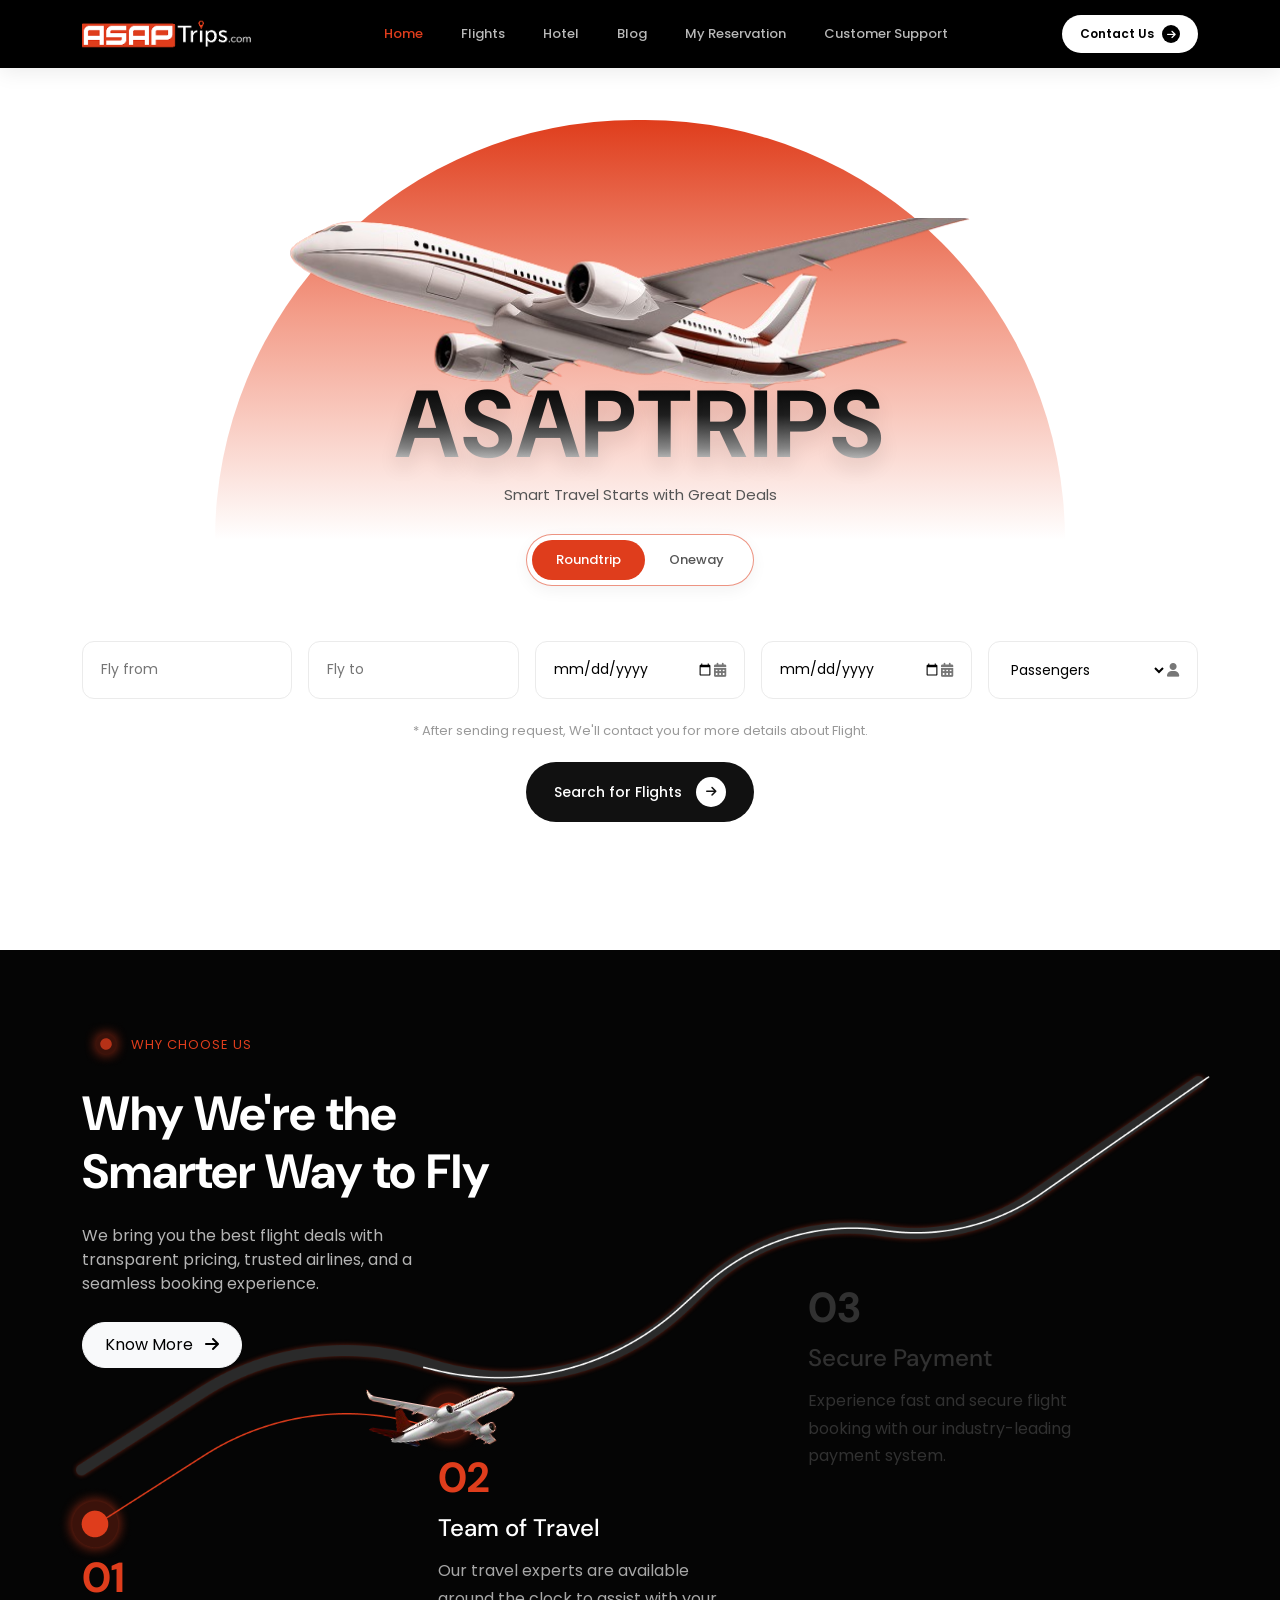
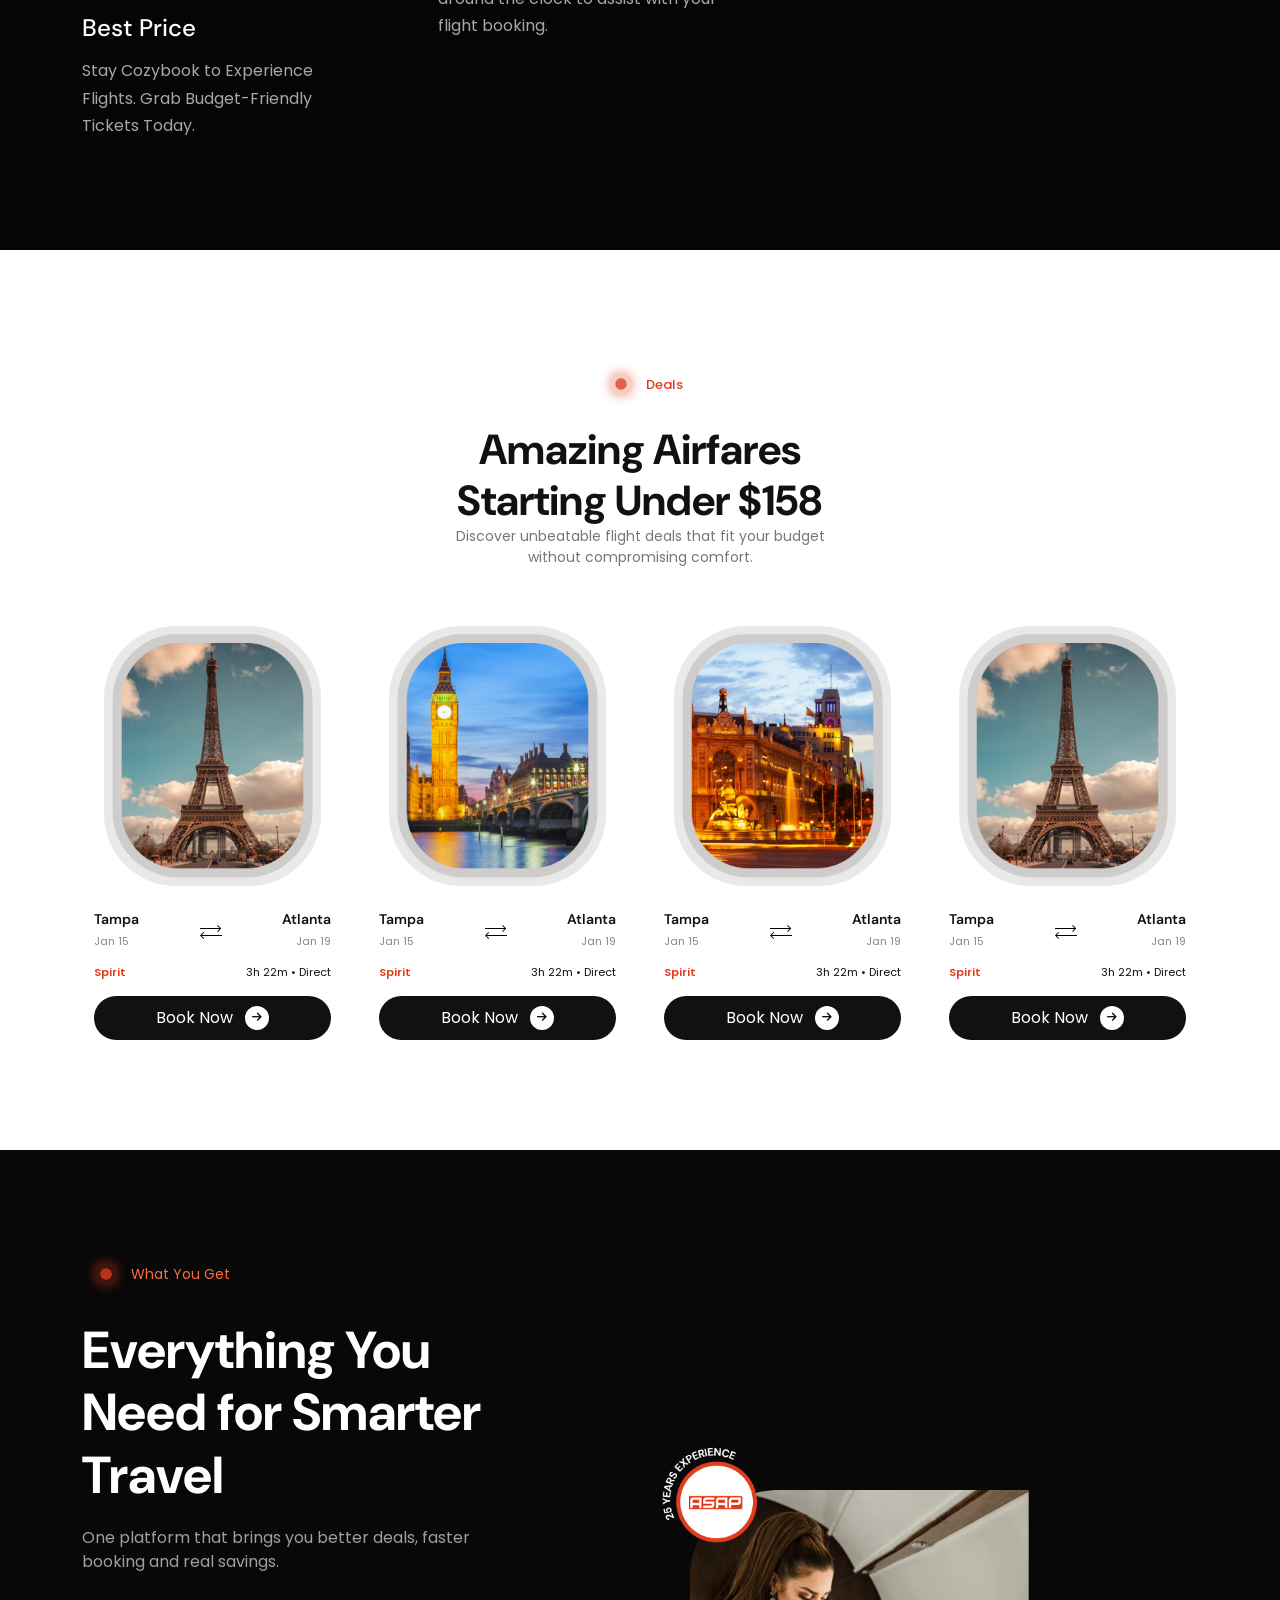
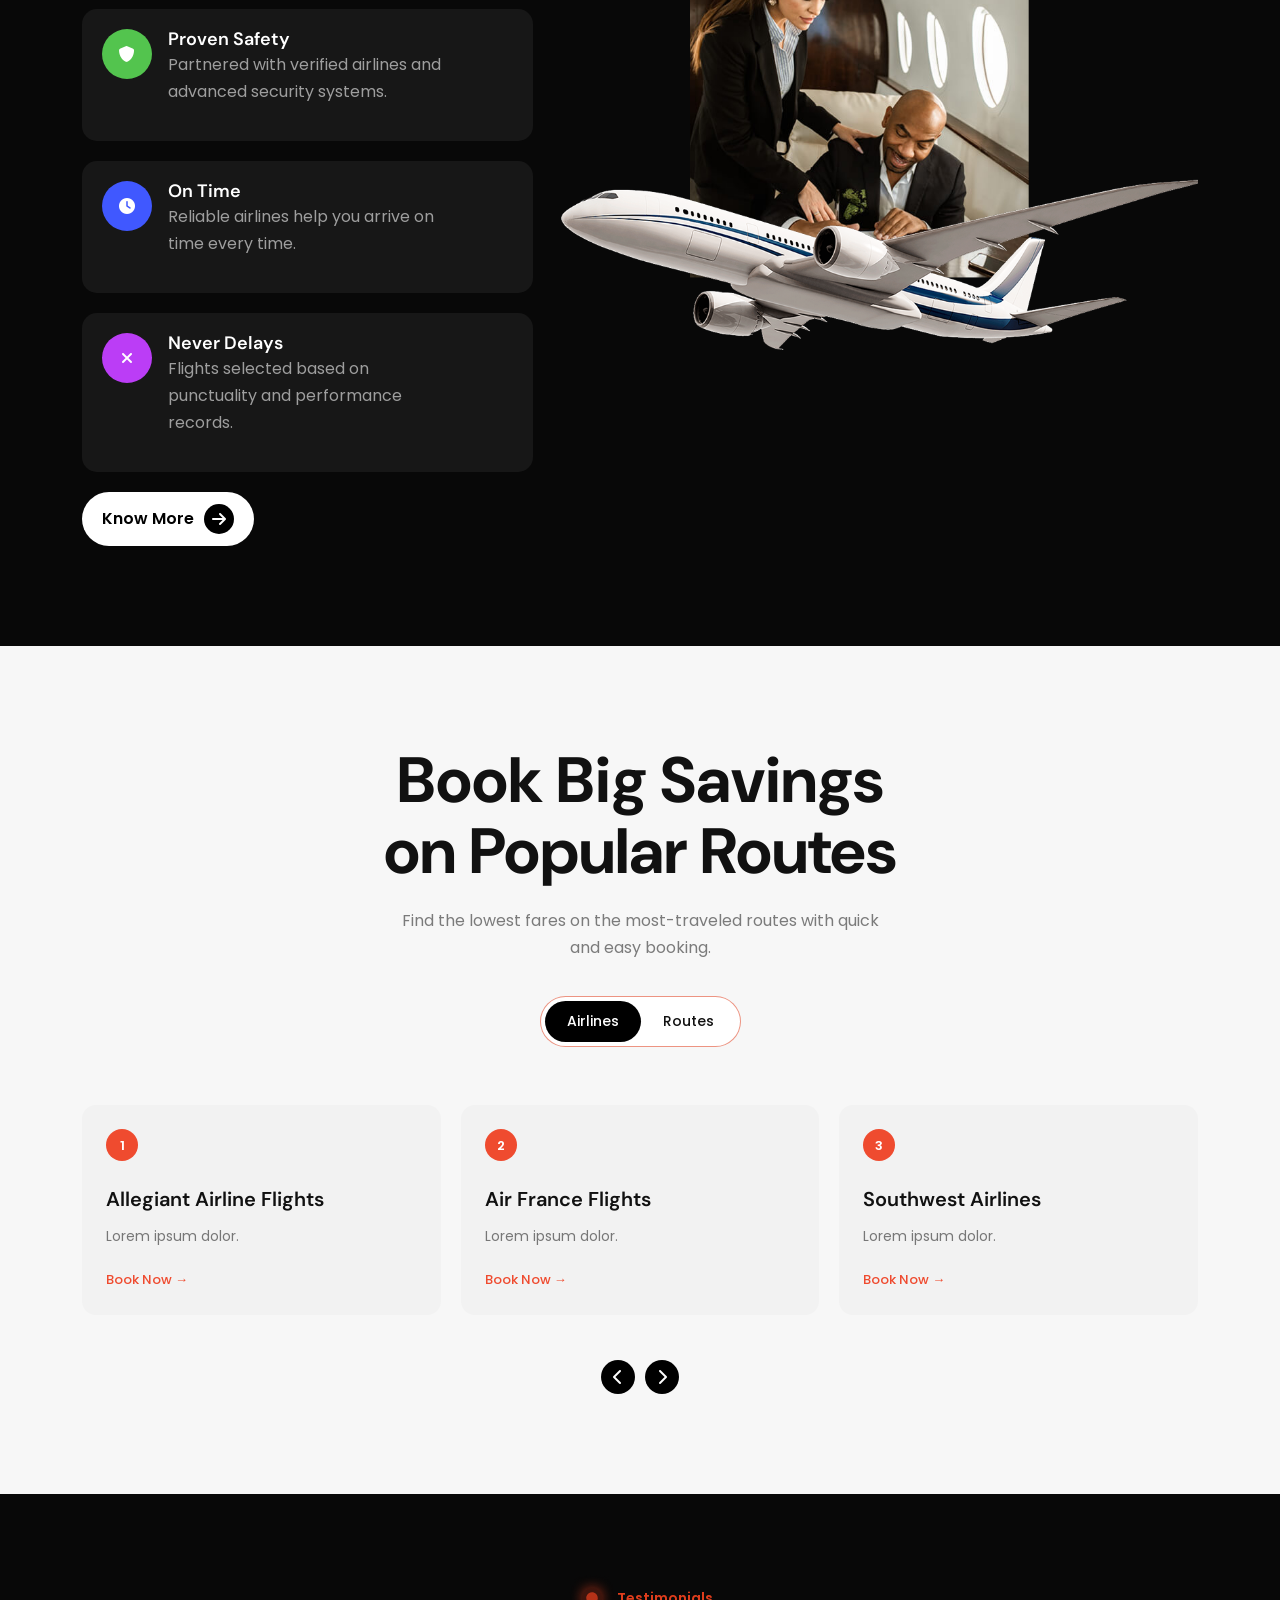
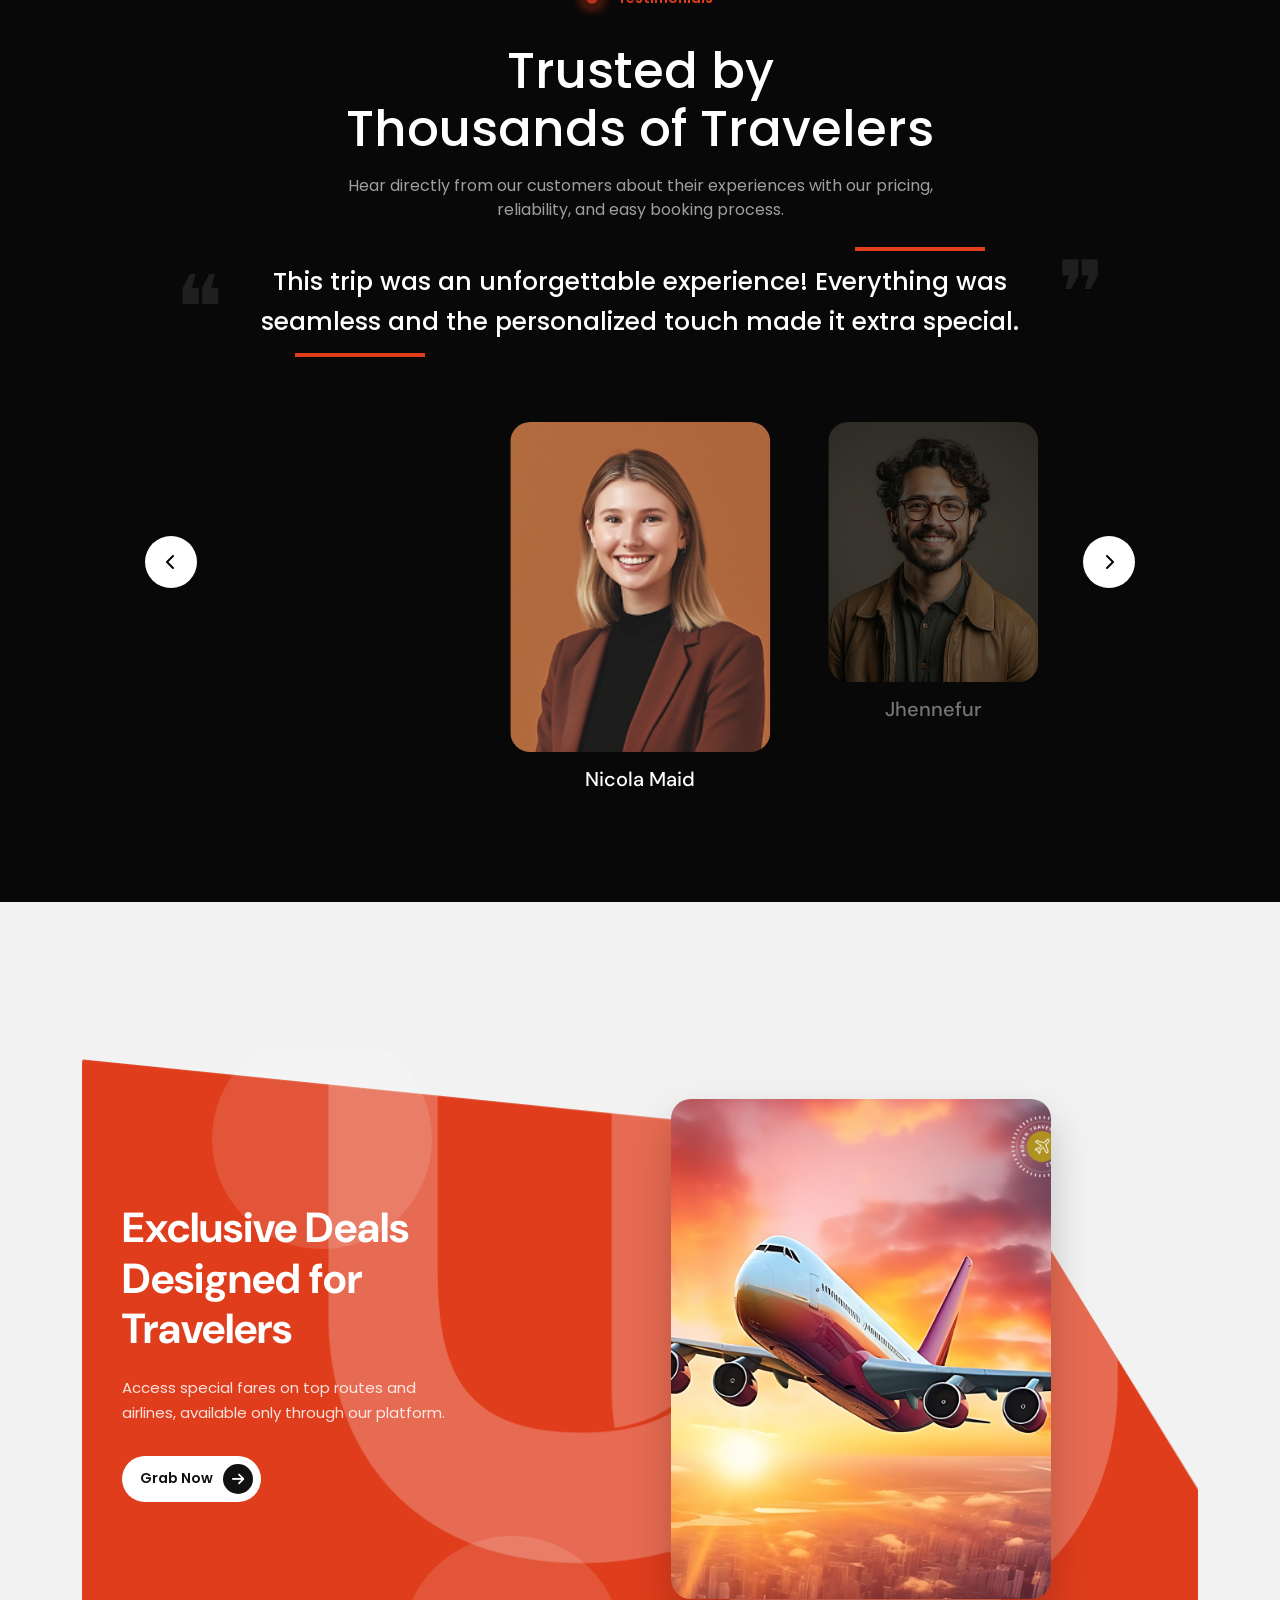
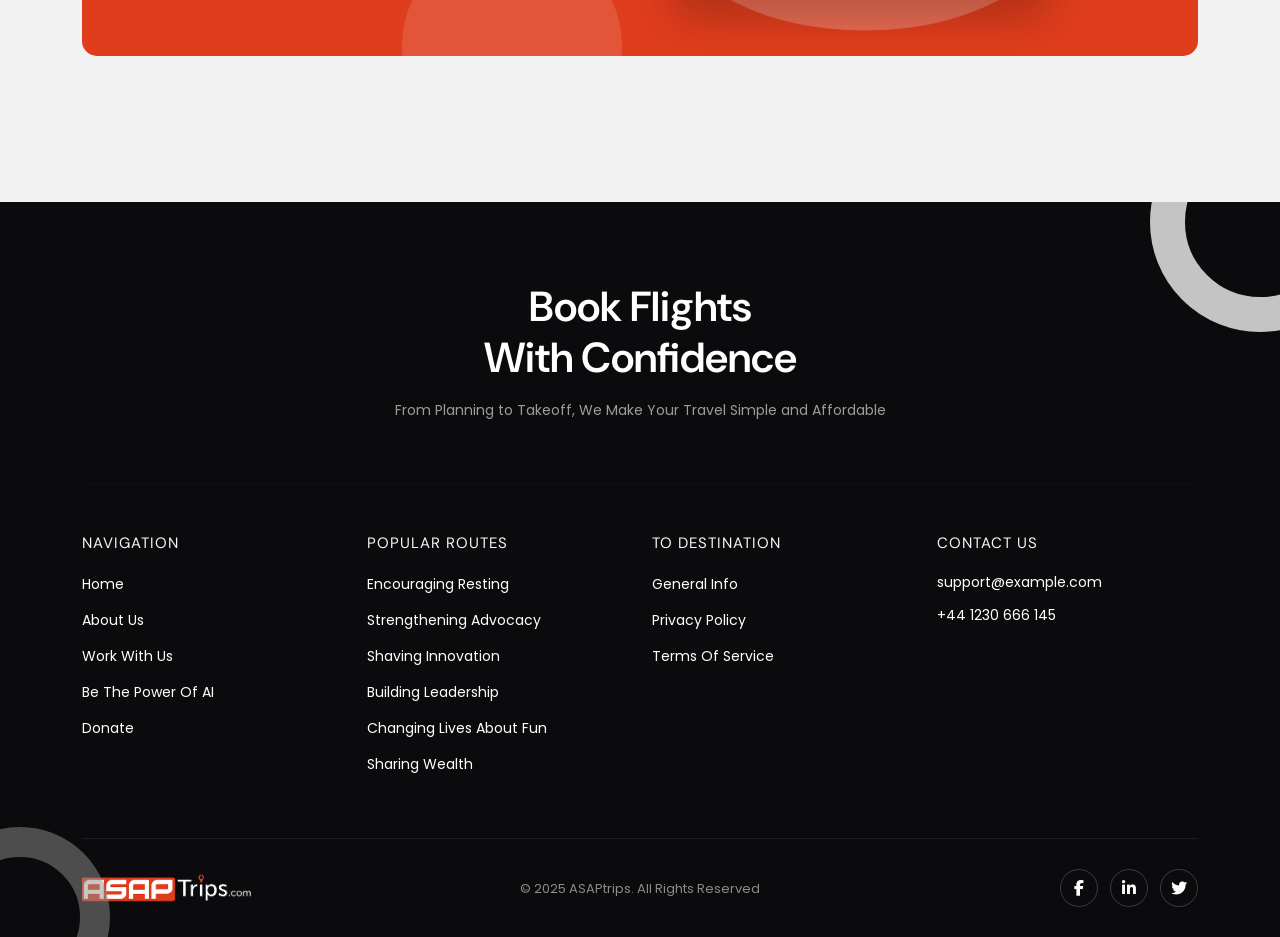
<file: index.html>
<!DOCTYPE html>
<html lang="en">

<head>
    <meta charset="UTF-8" />
    <meta name="viewport" content="width=device-width, initial-scale=1.0" />

    <title>ASAP Trips</title>

    <!-- Favicon -->
    <link rel="icon" type="image/png" href="./images/favicon.png">

    <!-- Bootstrap -->
    <link href="https://cdn.jsdelivr.net/npm/bootstrap@5.3.3/dist/css/bootstrap.min.css" rel="stylesheet" />

    <!-- Font Awesome -->
    <link rel="stylesheet" href="https://cdnjs.cloudflare.com/ajax/libs/font-awesome/6.5.1/css/all.min.css" />

    <!-- Swiper -->
    <link rel="stylesheet" href="https://cdn.jsdelivr.net/npm/swiper@11/swiper-bundle.min.css">

    <!-- CSS -->
    <link rel="stylesheet" href="css/style.css" />
</head>

<body>

    <!-- HEADER -->
    <div id="header"></div>

    <!-- PAGE CONTENT -->

    <!-- ======== HERO SECTION START ========= -->

    <section class="flight-hero d-flex align-items-center position-relative overflow-hidden">
        <!-- HALF CIRCLE -->
        <div class="hero-circle position-absolute start-50 translate-middle-x"></div>
        <div class="container position-relative z-2">
            <!-- HERO CONTENT -->
            <div class="text-center hero-content">
                <!-- PLANE IMAGE -->
                <div class="plane-image mx-auto">
                    <img src="images/hero-plane.png" alt="Plane" class="img-fluid">
                </div>

                <!-- TITLE -->
                <h1 class="hero-title text-uppercase fw-bold">
                    ASAPTRIPS
                </h1>

                <!-- SUBTITLE -->
                <p class="hero-subtitle">
                    Smart Travel Starts with Great Deals
                </p>

                <!-- TRIP BUTTONS -->
                <div class="trip-buttons d-flex justify-content-center">
                    <div class="trip-switch d-inline-flex">
                        <button class="trip-btn active">
                            Roundtrip
                        </button>
                        <button class="trip-btn">
                            Oneway
                        </button>
                    </div>
                </div>
            </div>

            <!-- SEARCH FORM -->
            <div class="search-wrapper">
                <div class="row g-3 justify-content-center">
                    <!-- FROM -->
                    <div class="col-lg col-md-6">
                        <div class="flight-input d-flex align-items-center">
                            <input type="text" placeholder="Fly from" class="w-100 border-0" list="fromCities">
                            <datalist id="fromCities">

                                <option value="Dubai">Dubai</option>
                                <option value="London">London</option>
                                <option value="Toronto">Toronto</option>
                                <option value="Singapore">Singapore</option>
                                <option value="Paris">Paris</option>
                                <option value="Sydney">Sydney</option>
                                <option value="New York">New York</option>
                                <option value="Bangkok">Bangkok</option>
                                <option value="Tokyo">Tokyo</option>
                                <option value="Maldives">Maldives</option>
                                <option value="Bali">Bali</option>
                                <option value="Istanbul">Istanbul</option>

                            </datalist>
                        </div>
                    </div>

                    <!-- TO -->
                    <div class="col-lg col-md-6">
                        <div class="flight-input d-flex align-items-center">
                            <input type="text" placeholder="Fly to" class="w-100 border-0" list="toCities">
                            <datalist id="toCities">

                                <option value="Tokyo">Tokyo</option>
                                <option value="Rome">Rome</option>
                                <option value="Berlin">Berlin</option>
                                <option value="Chicago">Chicago</option>
                                <option value="Doha">Doha</option>
                                <option value="Amsterdam">Amsterdam</option>

                            </datalist>
                        </div>
                    </div>

                    <!-- DATE -->
                    <div class="col-lg col-md-6">
                        <div class="flight-input d-flex align-items-center justify-content-between">
                            <input type="date" class="w-100 border-0">
                            <i class="fa-solid fa-calendar-days"></i>
                        </div>
                    </div>

                    <!-- RETURN -->
                    <div class="col-lg col-md-6">
                        <div class="flight-input d-flex align-items-center justify-content-between">
                            <input type="date" class="w-100 border-0">
                            <i class="fa-solid fa-calendar-days"></i>
                        </div>
                    </div>

                    <!-- PASSENGERS -->
                    <div class="col-lg col-md-6">
                        <div class="flight-input d-flex align-items-center justify-content-between">
                            <select class="w-100 border-0">

                                <option>
                                    Passengers
                                </option>

                                <option>
                                    1 Passenger
                                </option>

                                <option>
                                    2 Passengers
                                </option>

                                <option>
                                    3 Passengers
                                </option>

                            </select>
                            <i class="fa-solid fa-user"></i>
                        </div>
                    </div>
                </div>

                <!-- NOTE -->
                <p class="search-note text-center">
                    * After sending request, We'll contact you for more details about Flight.
                </p>
                <!-- BUTTON -->
                <div class="text-center">
                    <button id="searchFlightBtn" class="search-btn d-inline-flex align-items-center">
                        Search for Flights
                        <span class="d-flex align-items-center justify-content-center">
                            <i class="fa-solid fa-arrow-right"></i>
                        </span>
                    </button>
                </div>
            </div>

            <!-- SOCIAL ICONS -->
            <!-- <div class="hero-social position-absolute d-flex flex-column">

                <a href="#" class="social-icon d-flex align-items-center justify-content-center">
                    <i class="fab fa-facebook-f"></i>
                </a>

                <a href="#" class="social-icon d-flex align-items-center justify-content-center">
                    <i class="fab fa-linkedin-in"></i>
                </a>

                <a href="#" class="social-icon d-flex align-items-center justify-content-center">
                    <i class="fab fa-twitter"></i>
                </a>

                <a href="#" class="social-icon d-flex align-items-center justify-content-center">
                    <i class="fa-solid fa-phone"></i>
                </a>

            </div> -->

        </div>

    </section>

    <!--  HERO SECTION END -->

    <!--  WHY CHOOSE US SECTION start -->
    <section class="why-choose-us">
        <div class="container position-relative">
            <!-- SECTION HEADER -->
            <div class="row">
                <div class="col-lg-5">
                    <!-- Small Heading -->
                    <span class="small-title d-flex align-items-center">
                        <img src="images/dealscircle.png" alt="Badge Icon" class="me-05 img-fluid">
                        Why Choose Us
                    </span>

                    <!-- Main Heading -->
                    <h2 class="main-title mt-3">
                        Why We're the Smarter Way to Fly
                    </h2>

                    <!-- Description -->
                    <p class="section-desc mt-4">
                        We bring you the best flight deals with transparent pricing,
                        trusted airlines, and a seamless booking experience.
                    </p>

                    <!-- CTA Button -->
                    <a href="#" class="btn btn-light rounded-pill know-more-btn">
                        Know More
                        <i class="fa-solid fa-arrow-right ms-2"></i>
                    </a>
                </div>
            </div>

            <!-- FLIGHT PATH SVG -->
            <div class="flight-path">

                <!-- Curved Route -->
                <!-- <svg viewBox="0 0 1200 400" preserveAspectRatio="none">

                    <path d="M50 320
                       C200 260,250 260,350 280
                       S550 350,650 180
                       S900 80,1150 40" />

                </svg> -->
                <img src="images/fly-line.png" alt="Flight Path" class="img-fluid">
                <img src="images/arrow-line-red.png" alt="Plane Icon" class="arrow-line-red-icon img-fluid">
                <img src="images/white-line-arrow.png" alt="Plane Icon" class="white-line-arrow img-fluid">
                <!-- Airplane Icon -->
                <div class="plane-icon">
                    <img src="images/plane-icon.png" alt="Plane Icon" class="img-fluid">
                </div>
                <div class="circle-icon">
                    <img src="images/circle-icon.png" alt="Circle Icon" class="img-fluid">
                </div>
                <div class="circle-icon0-second-circle">
                    <img src="images/circle-icon.png" alt="Circle Icon" class="img-fluid">
                </div>

            </div>

            <!-- ========================= FEATURES ========================= -->
            <div class="row feature-row">
                <!-- Feature 01 -->
                <div class="col-md-4">
                    <div class="feature-box">
                        <h2>01</h2>
                        <h4>Best Price</h4>
                        <p>Stay Cozybook to Experience Flights. Grab Budget-Friendly Tickets Today.</p>
                    </div>
                </div>

                <!-- Feature 02 -->
                <div class="col-md-4">
                    <div class="feature-box">
                        <div class="second-feature-box">
                            <h2>02</h2>
                            <h4>Team of Travel</h4>
                            <p>Our travel experts are available around the clock to assist with your flight booking.</p>
                        </div>
                    </div>
                </div>

                <!-- Feature 03 -->
                <div class="col-md-4">
                    <div class="feature-box">
                        <div class="third-feature-box">
                            <h2>03</h2>
                            <h4>Secure Payment</h4>
                            <p>Experience fast and secure flight booking with our industry-leading payment system.</p>
                        </div>
                    </div>
                </div>
            </div>
        </div>
    </section>
    <!--  WHY CHOOSE US SECTION Close  -->

    <!-- Flight Deals Sectionv Start -->
    <section class="deals-section">
        <div class="container">
            <!-- Section Heading -->
            <div class="text-center mb-5">
                <!-- Small Label -->
                <span class="deal-badge">
                    <img src="images/dealscircle.png" alt="Badge Icon" class="me-05 img-fluid">
                    Deals
                </span>
                <!-- Main Title -->
                <h2 class="main-title mt-3">
                    Amazing Airfares <br> Starting Under $158
                </h2>
                <!-- Description -->
                <p class="sub-text">
                    Discover unbeatable flight deals that fit your budget without compromising comfort.
                </p>
            </div>

            <!-- Flight Cards Row -->
            <div class="row g-4">
                <!-- Flight Card Start -->
                <div class="col-lg-3 col-md-6">
                    <div class="flight-card">
                        <!-- Flight Image -->
                        <div class="flight-image">
                            <img src="images/deal-img1.png" alt="Paris" class="img-fluid">
                        </div>
                        <!-- Route Details -->
                        <div class="flight-route">
                            <!-- Departure -->
                            <div>
                                <h6>Tampa</h6>
                                <span>Jan 15</span>
                            </div>
                            <!-- Arrow -->
                            <div class="route-arrow">
                                <img src="images/right-arrow.svg" alt="Arrow" class="img-fluid">
                                <img src="images/left-arrow.svg" alt="Arrow" class="img-fluid">
                            </div>
                            <!-- Arrival -->
                            <div class="text-end">
                                <h6>Atlanta</h6>
                                <span>Jan 19</span>
                            </div>
                        </div>

                        <!-- Airline + Duration -->
                        <div class="flight-info">
                            <span class="trip-type">Spirit</span>
                            <span>3h 22m • Direct</span>
                        </div>

                        <!-- Book Button -->
                        <button class="book-btn">
                            Book Now
                            <span>
                                <i class="fa-solid fa-arrow-right"></i>
                            </span>
                        </button>
                    </div>
                </div>
                <!-- Flight Card End -->
                <!-- Flight Card Start -->
                <div class="col-lg-3 col-md-6">

                    <div class="flight-card">

                        <!-- Flight Image -->
                        <div class="flight-image">
                            <img src="images/deal-img2.png" alt="Paris" class="img-fluid">
                        </div>

                        <!-- Route Details -->
                        <div class="flight-route">

                            <!-- Departure -->
                            <div>
                                <h6>Tampa</h6>
                                <span>Jan 15</span>
                            </div>

                            <!-- Arrow -->
                            <div class="route-arrow">
                                <img src="images/right-arrow.svg" alt="Arrow" class="img-fluid">
                                <img src="images/left-arrow.svg" alt="Arrow" class="img-fluid">
                            </div>

                            <!-- Arrival -->
                            <div class="text-end">
                                <h6>Atlanta</h6>
                                <span>Jan 19</span>
                            </div>

                        </div>

                        <!-- Airline + Duration -->
                        <div class="flight-info">
                            <span class="trip-type">Spirit</span>
                            <span>3h 22m • Direct</span>
                        </div>

                        <!-- Book Button -->
                        <button class="book-btn">
                            Book Now
                            <span>
                                <i class="fa-solid fa-arrow-right"></i>
                            </span>
                        </button>
                    </div>
                </div>
                <!-- Flight Card End -->
                <!-- Flight Card Start -->
                <div class="col-lg-3 col-md-6">
                    <div class="flight-card">
                        <!-- Flight Image -->
                        <div class="flight-image">
                            <img src="images/deal-img3.png" alt="Paris" class="img-fluid">
                        </div>
                        <!-- Route Details -->
                        <div class="flight-route">
                            <!-- Departure -->
                            <div>
                                <h6>Tampa</h6>
                                <span>Jan 15</span>
                            </div>
                            <!-- Arrow -->
                            <div class="route-arrow">
                                <img src="images/right-arrow.svg" alt="Arrow" class="img-fluid">
                                <img src="images/left-arrow.svg" alt="Arrow" class="img-fluid">
                            </div>
                            <!-- Arrival -->
                            <div class="text-end">
                                <h6>Atlanta</h6>
                                <span>Jan 19</span>
                            </div>
                        </div>

                        <!-- Airline + Duration -->
                        <div class="flight-info">
                            <span class="trip-type">Spirit</span>
                            <span>3h 22m • Direct</span>
                        </div>

                        <!-- Book Button -->
                        <button class="book-btn">
                            Book Now
                            <span>
                                <i class="fa-solid fa-arrow-right"></i>
                            </span>
                        </button>
                    </div>
                </div>
                <!-- Flight Card End -->
                <!-- Flight Card Start -->
                <div class="col-lg-3 col-md-6">
                    <div class="flight-card">
                        <!-- Flight Image -->
                        <div class="flight-image">
                            <img src="images/deal-img1.png" alt="Paris" class="img-fluid">
                        </div>
                        <!-- Route Details -->
                        <div class="flight-route">
                            <!-- Departure -->
                            <div>
                                <h6>Tampa</h6>
                                <span>Jan 15</span>
                            </div>
                            <!-- Arrow -->
                            <div class="route-arrow">
                                <img src="images/right-arrow.svg" alt="Arrow" class="img-fluid">
                                <img src="images/left-arrow.svg" alt="Arrow" class="img-fluid">
                            </div>
                            <!-- Arrival -->
                            <div class="text-end">
                                <h6>Atlanta</h6>
                                <span>Jan 19</span>
                            </div>
                        </div>

                        <!-- Airline + Duration -->
                        <div class="flight-info">
                            <span class="trip-type">Spirit</span>
                            <span>3h 22m • Direct</span>
                        </div>

                        <!-- Book Button -->
                        <button class="book-btn">
                            Book Now
                            <span>
                                <i class="fa-solid fa-arrow-right"></i>
                            </span>
                        </button>
                    </div>
                </div>
                <!-- Flight Card End -->
            </div>
        </div>
    </section>
    <!--  Flight Deals Sectionv Close -->

    <!--  TRAVEL FEATURES SECTION Start -->
    <section class="travel-section travel-feature-section">
        <div class="container">
            <div class="row align-items-center">
                <!-- LEFT CONTENT AREA -->
                <div class="col-lg-5">
                    <!-- Small Heading -->
                    <div class="sub-title travel-feature-subtitle d-flex align-items-center">
                        <img src="images/dealscircle.png" alt="Badge Icon" class="me-05 img-fluid">
                        What You Get
                    </div>
                    <!-- Main Heading -->
                    <h2 class="main-title travel-feature-title">
                        Everything You <br>
                        Need for Smarter Travel
                    </h2>
                    <!-- Description -->
                    <p class="description travel-feature-description">
                        One platform that brings you better deals,
                        faster booking and real savings.
                    </p>
                    <!-- FEATURE CARD 01 -->
                    <div class="feature-box travel-feature-card d-flex gap-3">
                        <!-- Icon -->
                        <div class="feature-icon travel-feature-icon green">
                            <i class="fa-solid fa-shield"></i>
                        </div>
                        <!-- Content -->
                        <div>
                            <h5 class="feature-title travel-feature-title">
                                Proven Safety
                            </h5>
                            <p class="feature-text">
                                Partnered with verified airlines and
                                advanced security systems.
                            </p>
                        </div>
                    </div>

                    <!-- FEATURE CARD 02 -->
                    <div class="feature-box d-flex gap-3">
                        <div class="feature-icon blue">
                            <i class="fa-solid fa-clock"></i>
                        </div>
                        <div>
                            <h5 class="feature-title">
                                On Time
                            </h5>
                            <p class="feature-text">
                                Reliable airlines help you arrive
                                on time every time.
                            </p>
                        </div>
                    </div>

                    <!-- FEATURE CARD 03 -->
                    <div class="feature-box d-flex gap-3">
                        <div class="feature-icon purple">
                            <i class="fa-solid fa-xmark"></i>
                        </div>

                        <div>
                            <h5 class="feature-title">
                                Never Delays
                            </h5>

                            <p class="feature-text">
                                Flights selected based on punctuality
                                and performance records.
                            </p>
                        </div>
                    </div>

                    <!-- Button -->
                    <a href="#" class="know-btn travel-feature-btn">
                        Know More
                        <span>
                            <i class="fa-solid fa-arrow-right"></i>
                        </span>
                    </a>
                </div>

                <!-- RIGHT IMAGE AREA -->
                <div class="col-lg-7">
                    <div class="image-wrapper travel-feature-image-wrapper">
                        <!-- Main Business Travel Image -->
                        <img src="images/business-travel.png" class="main-image" alt="Business Travel">
                    </div>
                </div>
            </div>
        </div>
    </section>
    <!--  TRAVEL FEATURES SECTION Close -->

    <!-- Popular Routes Section Start -->
    <section class="ph-route-booking-section">
        <div class="container">
            <div class="text-center">
                <h2 class="ph-route-booking-title">
                    Book Big Savings <br> on Popular Routes
                </h2>
                <p class="ph-route-booking-description">
                    Find the lowest fares on the most-traveled routes
                    with quick and easy booking.
                </p>

                <!-- Tabs -->
                <ul class="nav nav-pills justify-content-center ph-route-tabs">
                    <li class="nav-item">
                        <button class="nav-link active" data-bs-toggle="pill" data-bs-target="#airlines">
                            Airlines
                        </button>
                    </li>
                    <li class="nav-item">
                        <button class="nav-link" data-bs-toggle="pill" data-bs-target="#routes">
                            Routes
                        </button>
                    </li>
                </ul>
            </div>

            <div class="tab-content mt-5">
                <!-- AIRLINES -->
                <div class="tab-pane fade show active" id="airlines">
                    <div class="swiper airlineSwiper">
                        <div class="swiper-wrapper">
                            <div class="swiper-slide">
                                <div class="ph-card"><span class="ph-number">1</span>
                                    <h5>Allegiant Airline Flights</h5>
                                    <p>Lorem ipsum dolor.</p>
                                    <a href="#">
                                        Book Now →
                                    </a>
                                </div>
                            </div>

                            <div class="swiper-slide">
                                <div class="ph-card"><span class="ph-number">2</span>
                                    <h5>Air France Flights</h5>
                                    <p>Lorem ipsum dolor.</p>
                                    <a href="#">
                                        Book Now →
                                    </a>
                                </div>
                            </div>

                            <div class="swiper-slide">
                                <div class="ph-card"><span class="ph-number">3</span>
                                    <h5>Southwest Airlines</h5>
                                    <p>Lorem ipsum dolor.</p>
                                    <a href="#">
                                        Book Now →
                                    </a>
                                </div>
                            </div>

                            <div class="swiper-slide">
                                <div class="ph-card"><span class="ph-number">4</span>
                                    <h5>Delta Airlines</h5>
                                    <p>Lorem ipsum dolor.</p>
                                    <a href="#">
                                        Book Now →
                                    </a>
                                </div>
                            </div>

                            <div class="swiper-slide">
                                <div class="ph-card"><span class="ph-number">5</span>
                                    <h5>United Airlines</h5>
                                    <p>Lorem ipsum dolor.</p>
                                    <a href="#">
                                        Book Now →
                                    </a>
                                </div>
                            </div>

                            <div class="swiper-slide">
                                <div class="ph-card"><span class="ph-number">6</span>
                                    <h5>Emirates Airlines</h5>
                                    <p>Lorem ipsum dolor.</p>
                                    <a href="#">
                                        Book Now →
                                    </a>
                                </div>
                            </div>
                        </div>
                    </div>
                </div>

                <!-- ROUTES -->

                <div class="tab-pane fade" id="routes">
                    <div class="swiper routeSwiper">
                        <div class="swiper-wrapper">
                            <div class="swiper-slide">
                                <div class="ph-card">
                                    <h5>Delhi → Mumbai</h5>
                                    <p>₹3,999</p>
                                </div>
                            </div>

                            <div class="swiper-slide">
                                <div class="ph-card">
                                    <h5>Delhi → Goa</h5>
                                    <p>₹4,299</p>
                                </div>
                            </div>

                            <div class="swiper-slide">
                                <div class="ph-card">
                                    <h5>Kolkata → Bangalore</h5>
                                    <p>₹4,499</p>
                                </div>
                            </div>

                            <div class="swiper-slide">
                                <div class="ph-card">
                                    <h5>Mumbai → Chennai</h5>
                                    <p>₹4,999</p>
                                </div>
                            </div>

                            <div class="swiper-slide">
                                <div class="ph-card">
                                    <h5>Delhi → Dubai</h5>
                                    <p>₹14,999</p>
                                </div>
                            </div>
                        </div>
                    </div>
                </div>
            </div>

            <div class="ph-slider-nav">
                <button class="ph-prev">
                    <i class="fa-solid fa-chevron-left"></i>
                </button>
                <button class="ph-next">
                    <i class="fa-solid fa-chevron-right"></i>
                </button>
            </div>
        </div>

    </section>
    <!-- Popular Routes Section Close -->

    <!-- TESTIMONIAL SECTION START  -->
    <section class="testimonial-section custm-testimonial-section">
        <div class="container">
            <!-- Heading -->
            <div class="testimonial-header text-center">
                <span class="testimonial-tag d-flex align-items-center justify-content-center">
                    <img src="images/dealscircle.png" alt="Badge Icon" class="me-05 img-fluid">
                    Testimonials
                </span>
                <h2 class="testimonial-title">
                    Trusted by <br> Thousands of Travelers
                </h2>
                <p class="testimonial-desc">
                    Hear directly from our customers about their experiences with our pricing,
                    reliability, and easy booking process.
                </p>
            </div>

            <!-- Review Content -->
            <div class="testimonial-review">
                <span class="quote-left">❝</span>
                <div class="line-top"></div>
                <p id="testimonialText" class="testimonial-text">
                    This trip was an unforgettable experience! Everything was seamless,
                    and the personalized touch made it extra special.
                    I can't wait for my next journey!
                </p>
                <div class="line-bottom"></div>
                <span class="quote-right">❞</span>

            </div>

            <!-- Slider -->
            <div class="testimonial-slider-wrapper">
                <div class="custom-prev">
                    <i class="fa-solid fa-chevron-left"></i>
                </div>
                <div class="swiper testimonialSwiper">
                    <div class="swiper-wrapper">
                        <!-- Slide 1 -->
                        <div class="swiper-slide" data-text="This trip was an unforgettable experience! Everything was seamless and the personalized touch made it extra special.">
                            <div class="testimonial-card">
                                <img src="images/user1.png" alt="">
                            </div>
                            <h5>Nicola Maid</h5>
                        </div>

                        <!-- Slide 2 -->
                        <div class="swiper-slide" data-text="The booking process was simple and quick. Their support team helped me every step of the way.">
                            <div class="testimonial-card active-card">
                                <img src="images/user2.png" alt="">
                            </div>
                            <h5>James Carlo</h5>
                        </div>

                        <!-- Slide 3 -->
                        <div class="swiper-slide" data-text="Best travel service I have used. Affordable pricing and excellent support.">
                            <div class="testimonial-card">
                                <img src="images/user3.png" alt="">
                            </div>
                            <h5>Jhennefur</h5>
                        </div>
                    </div>
                </div>
                <div class="custom-next">
                    <i class="fa-solid fa-chevron-right"></i>
                </div>
            </div>
        </div>
    </section>
    <!-- TESTIMONIAL SECTION Close  -->

    <!-- Travel Offer Section Start -->
    <section class="travel-offer-section py-5">
        <div class="container">
            <!-- Main Red Card -->
            <div class="travel-card position-relative">
                <!-- Decorative Circle Shape 1 -->
                <div class="shape shape-1"></div>
                <!-- Decorative Circle Shape 2 -->
                <div class="shape shape-2"></div>
                <div class="row align-items-center">
                    <!-- Left Content Area -->
                    <div class="col-lg-5">
                        <div class="travel-content">
                            <!-- Heading -->
                            <h2>
                                Exclusive Deals <br>
                                Designed for Travelers
                            </h2>
                            <!-- Description -->
                            <p>
                                Access special fares on top routes and airlines,
                                available only through our platform.
                            </p>

                            <!-- CTA Button -->
                            <a href="#" class="travel-btn">
                                Grab Now
                                <!-- Arrow Icon Circle -->
                                <span>
                                    <i class="fa-solid fa-arrow-right"></i>
                                </span>
                            </a>
                        </div>
                    </div>

                    <!-- Right Image Area -->
                    <div class="col-lg-7 text-center">
                        <div class="plane-image-wrapper">
                            <!-- Flight Image -->
                            <img src="images/travel-offer-plane.png" alt="Flight Image" class="img-fluid plane-image">
                        </div>
                    </div>
                </div>
            </div>
        </div>
    </section>
    <!-- Travel Offer Section End -->

    <!-- FOOTER -->
    <div id="footer"></div>

    <!-- Bootstrap -->
    <script src="https://cdn.jsdelivr.net/npm/bootstrap@5.3.3/dist/js/bootstrap.bundle.min.js"></script>

    <!-- Swiper -->
    <script src="https://cdn.jsdelivr.net/npm/swiper@11/swiper-bundle.min.js"></script>

    <!-- JS -->
    <script src="js/main.js"></script>

    <script>
        document.addEventListener("DOMContentLoaded", function () {

            const airlinesBtn = document.querySelector(
                '[data-bs-target="#airlines"]'
            );

            new bootstrap.Tab(airlinesBtn).show();

            const airlineSwiper = new Swiper(".airlineSwiper", {

                slidesPerView: 3,
                spaceBetween: 20,

                navigation: {
                    prevEl: ".ph-prev",
                    nextEl: ".ph-next"
                },

                breakpoints: {
                    0: {
                        slidesPerView: 1
                    },
                    768: {
                        slidesPerView: 2
                    },
                    1200: {
                        slidesPerView: 3
                    }
                }

            });

            const routeSwiper = new Swiper(".routeSwiper", {

                slidesPerView: 3,
                spaceBetween: 20,

                navigation: {
                    prevEl: ".ph-prev",
                    nextEl: ".ph-next"
                },

                breakpoints: {
                    0: {
                        slidesPerView: 1
                    },
                    768: {
                        slidesPerView: 2
                    },
                    1200: {
                        slidesPerView: 3
                    }
                }

            });

            document
                .querySelectorAll('[data-bs-toggle="pill"]')
                .forEach(tab => {

                    tab.addEventListener('shown.bs.tab', function () {

                        airlineSwiper.update();
                        routeSwiper.update();

                    });

                });

        });
    </script>

    <script>
        document.addEventListener("DOMContentLoaded", () => {

            const swiper = new Swiper(".testimonialSwiper", {

                slidesPerView: 3,
                centeredSlides: true,
                loop: true,
                speed: 800,
                spaceBetween: 30,

                autoplay: {
                    delay: 2500,
                    reverseDirection: true
                },

                navigation: {
                    nextEl: ".custom-prev",
                    prevEl: ".custom-next"
                }


            });

            const testimonialText =
                document.getElementById("testimonialText");

            function updateReview() {

                const activeSlide =
                    document.querySelector(
                        ".testimonialSwiper .swiper-slide-active"
                    );

                if (activeSlide) {

                    testimonialText.innerHTML =
                        activeSlide.getAttribute("data-text");

                }

            }

            swiper.on("slideChangeTransitionEnd", updateReview);

            updateReview();

        });

    </script>
</body>

</html>
</file>
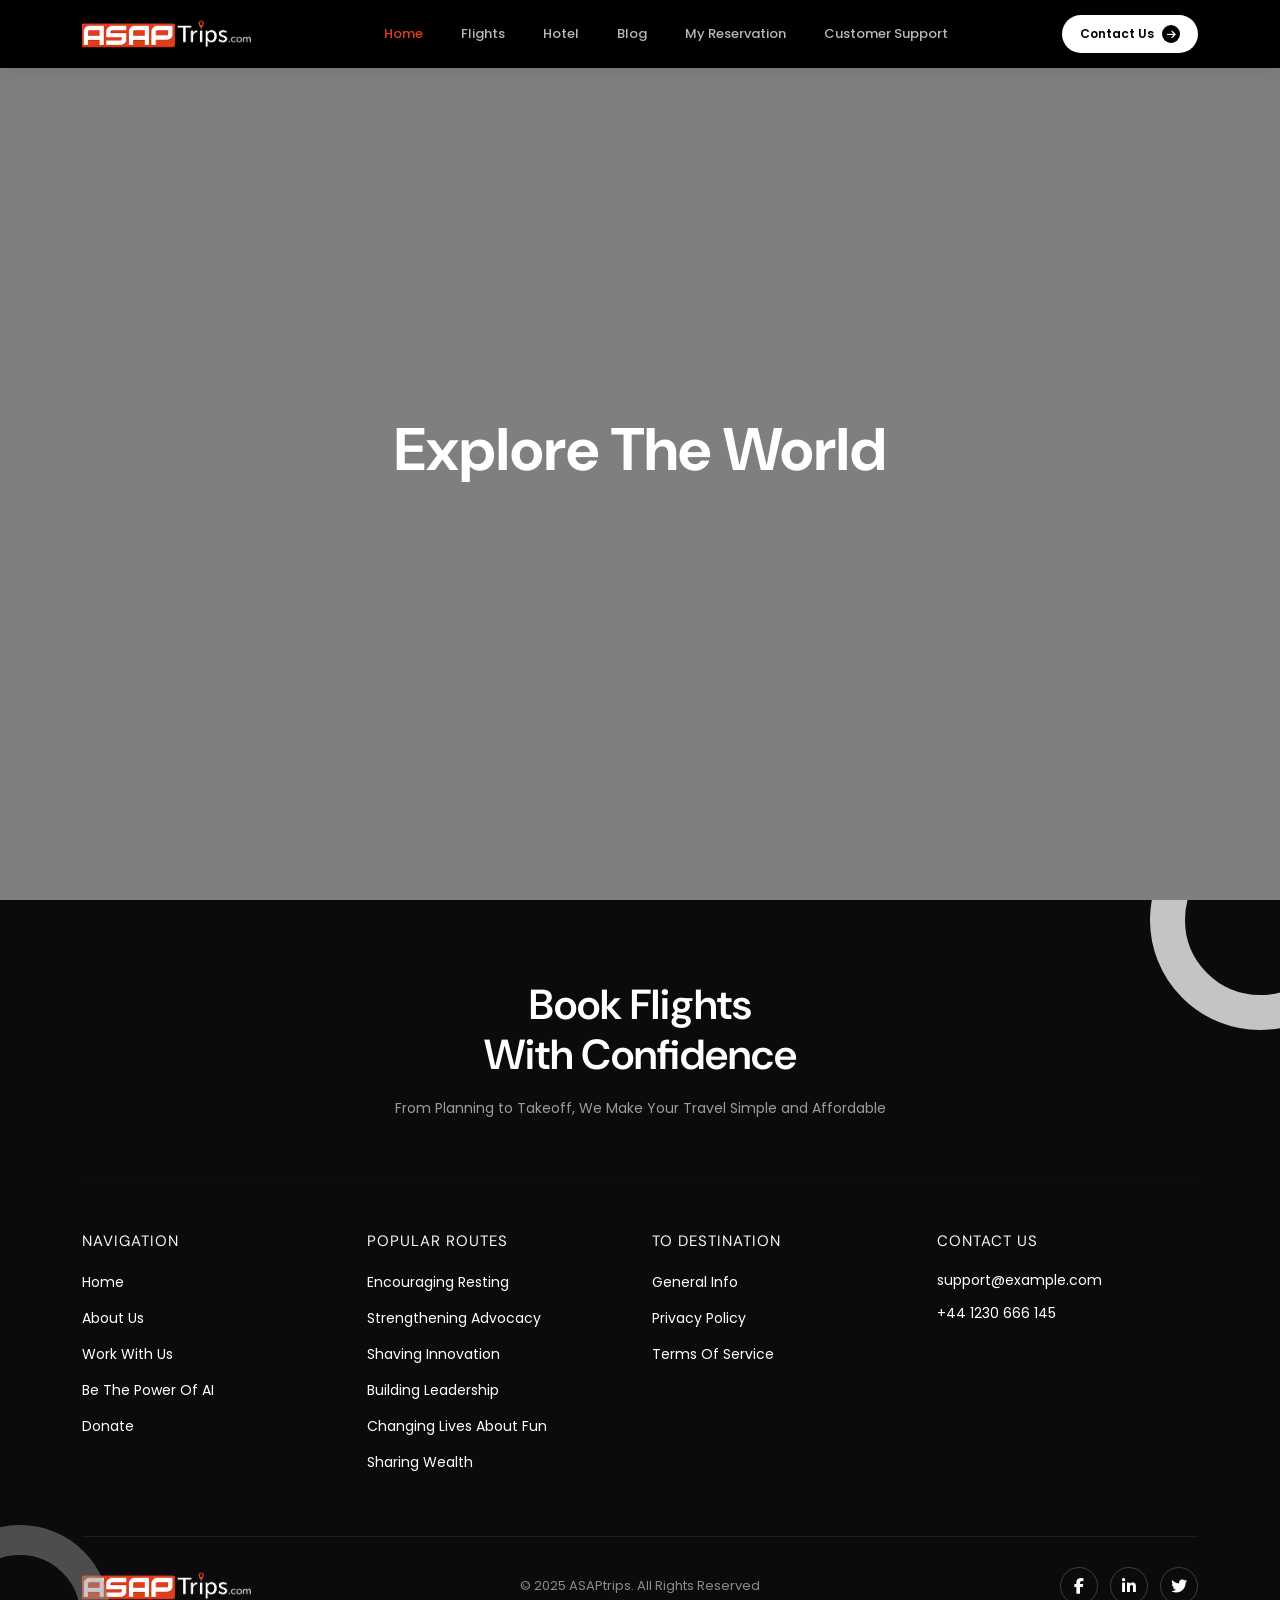
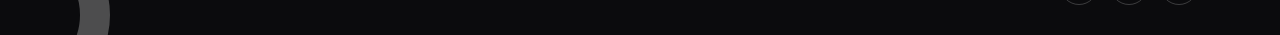
<file: about.html>
<!DOCTYPE html>
<html lang="en">

<head>

  <meta charset="UTF-8" />
  <meta name="viewport"
        content="width=device-width, initial-scale=1.0"/>

  <title>ASAP Trips</title>

  <!-- Bootstrap -->
  <link
    href="https://cdn.jsdelivr.net/npm/bootstrap@5.3.3/dist/css/bootstrap.min.css"
    rel="stylesheet"
  />

  <!-- Font Awesome -->
  <link
    rel="stylesheet"
    href="https://cdnjs.cloudflare.com/ajax/libs/font-awesome/6.5.1/css/all.min.css"
  />

  <!-- CSS -->
  <link rel="stylesheet" href="css/style.css"/>

</head>

<body>

  <!-- HEADER -->
  <div id="header"></div>

  <!-- PAGE CONTENT -->
  <section class="hero">

    <div class="container">

      <h1>
        Explore The World
      </h1>

    </div>

  </section>

  <!-- FOOTER -->
  <div id="footer"></div>

  <!-- Bootstrap -->
  <script src="https://cdn.jsdelivr.net/npm/bootstrap@5.3.3/dist/js/bootstrap.bundle.min.js"></script>

  <!-- JS -->
  <script src="js/main.js"></script>

</body>

</html>
</file>
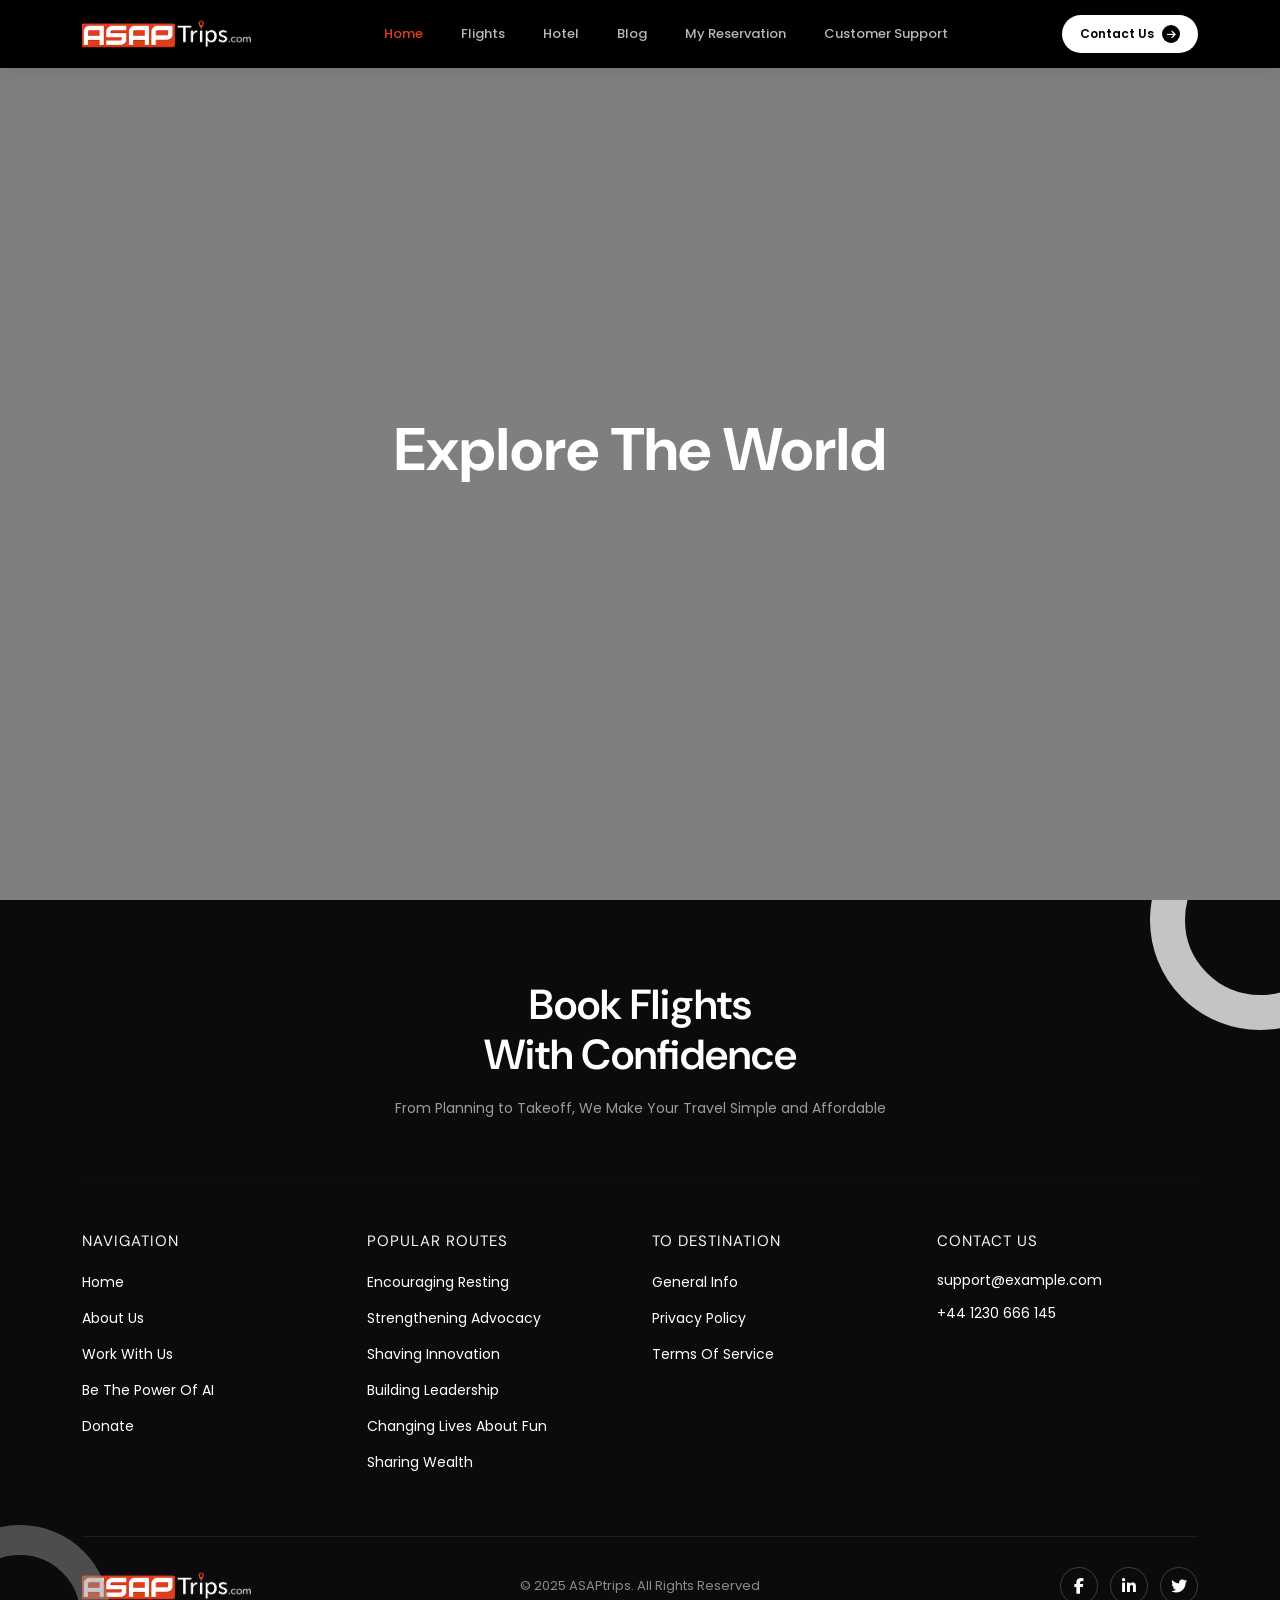
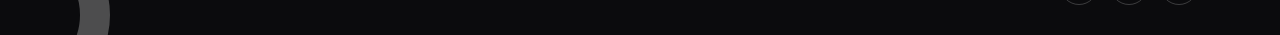
<file: blog.html>
<!DOCTYPE html>
<html lang="en">

<head>
    <meta charset="UTF-8" />
    <meta name="viewport" content="width=device-width, initial-scale=1.0" />

    <title>ASAP Trips</title>

    <!-- Favicon -->
    <link rel="icon" type="image/png" href="./images/favicon.png">

    <!-- Bootstrap -->
    <link href="https://cdn.jsdelivr.net/npm/bootstrap@5.3.3/dist/css/bootstrap.min.css" rel="stylesheet" />

    <!-- Font Awesome -->
    <link rel="stylesheet" href="https://cdnjs.cloudflare.com/ajax/libs/font-awesome/6.5.1/css/all.min.css" />

    <!-- CSS -->
    <link rel="stylesheet" href="css/style.css" />
</head>

<body>

  <!-- HEADER -->
  <div id="header"></div>

  <!-- PAGE CONTENT -->
  <section class="hero">

    <div class="container">

      <h1>
        Explore The World
      </h1>


    </div>

  </section>

  <!-- FOOTER -->
  <div id="footer"></div>

  <!-- Bootstrap -->
  <script src="https://cdn.jsdelivr.net/npm/bootstrap@5.3.3/dist/js/bootstrap.bundle.min.js"></script>

  <!-- JS -->
  <script src="js/main.js"></script>

</body>

</html>
</file>
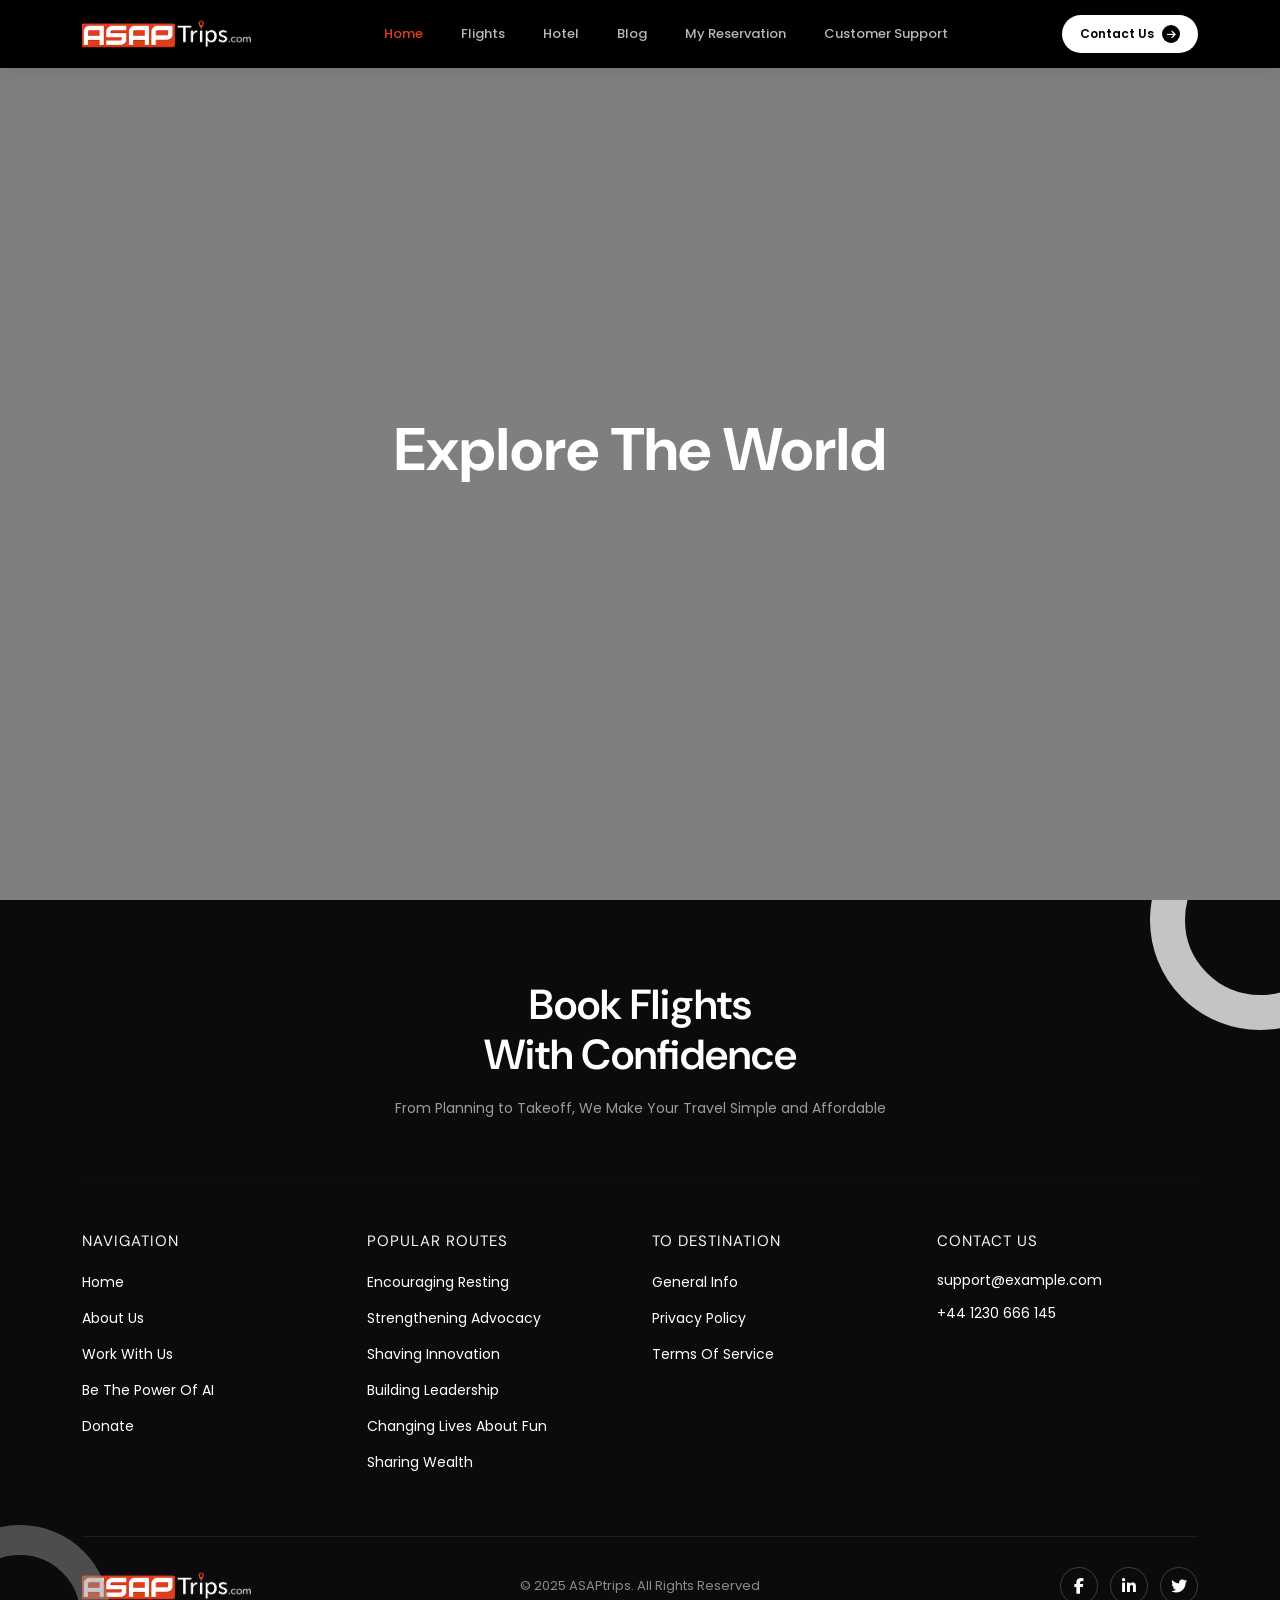
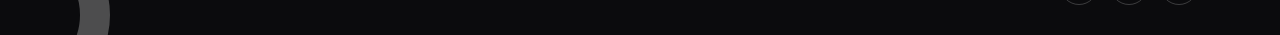
<file: customer-support.html>
<!DOCTYPE html>
<html lang="en">

<head>

  <meta charset="UTF-8" />
  <meta name="viewport"
        content="width=device-width, initial-scale=1.0"/>

  <title>ASAP Trips</title>

  <!-- Bootstrap -->
  <link
    href="https://cdn.jsdelivr.net/npm/bootstrap@5.3.3/dist/css/bootstrap.min.css"
    rel="stylesheet"
  />

  <!-- Font Awesome -->
  <link
    rel="stylesheet"
    href="https://cdnjs.cloudflare.com/ajax/libs/font-awesome/6.5.1/css/all.min.css"
  />

  <!-- CSS -->
  <link rel="stylesheet" href="css/style.css"/>

</head>

<body>

  <!-- HEADER -->
  <div id="header"></div>

  <!-- PAGE CONTENT -->
  <section class="hero">

    <div class="container">

      <h1>
        Explore The World
      </h1>


    </div>

  </section>

  <!-- FOOTER -->
  <div id="footer"></div>

  <!-- Bootstrap -->
  <script src="https://cdn.jsdelivr.net/npm/bootstrap@5.3.3/dist/js/bootstrap.bundle.min.js"></script>

  <!-- JS -->
  <script src="js/main.js"></script>

</body>

</html>
</file>
<file: css/style.css>
/* =========================
   GOOGLE FONTS
========================== */

@import url('https://fonts.googleapis.com/css2?family=DM+Sans:wght@400;500;700&family=Poppins:wght@300;400;500;600;700&display=swap');

/* =========================
   GLOBAL CSS
========================== */

* {
    margin: 0;
    padding: 0;
    box-sizing: border-box;
}

html {
    scroll-behavior: smooth;
}

body {
    font-family: 'Poppins', sans-serif;
    overflow-x: hidden;
    background: #fff;
    color: #111;
}

/* GLOBAL HEADING FONT */

h1,
h2,
h3,
h4,
h5,
h6 {
    font-family: 'DM Sans', sans-serif;
    margin-bottom: 0;
}

/* GLOBAL LINKS */

a {
    text-decoration: none;
}

/* GLOBAL IMAGE */

img {
    max-width: 100%;
    display: block;
}

/* GLOBAL LIST */

ul {
    list-style: none;
    padding: 0;
    margin: 0;
}

/* GLOBAL BUTTON */

button {
    border: none;
    outline: none;
}

/* GLOBAL INPUT */

input,
textarea,
select {
    outline: none;
}

/*  NAVBAR Start */

.custom-navbar {
    background: #000;
    padding: 14px 0;
    position: sticky;
    top: 0;
    z-index: 999;
    transition: 0.3s;
}

.custom-navbar.scrolled {
    padding: 10px 0;
    box-shadow: 0 4px 20px rgba(0, 0, 0, 0.2);
}

/* LOGO */

.navbar-brand img {
    height: 30px;
    object-fit: contain;
}

/* MENU */

.navbar-nav {
    gap: 22px;
}

.navbar-nav .nav-link {
    color: #b8b8b8;
    font-size: 13px;
    font-weight: 500;
    transition: 0.3s;
    position: relative;
}

.navbar-nav .nav-link:hover {
    color: #fff;
}

.navbar-nav .nav-link.active {
    color: #DF3D1C;
}

/* UNDERLINE EFFECT */

.navbar-nav .nav-link::after {
    content: "";
    position: absolute;
    left: 0;
    bottom: -6px;
    width: 0;
    height: 2px;
    background: #DF3D1C;
    transition: 0.3s;
}

.navbar-nav .nav-link:hover::after {
    width: 100%;
}

/* CONTACT BUTTON */

.contact-btn {
    border: none;
    background: #fff;
    color: #000;
    border-radius: 50px;
    padding: 10px 18px;
    font-size: 12px;
    font-weight: 600;
    display: flex;
    align-items: center;
    gap: 8px;
    transition: 0.3s;
}

.contact-btn:hover {
    transform: translateY(-2px);
}

.contact-btn i {
    width: 18px;
    height: 18px;
    background: #000;
    color: #fff;
    border-radius: 50%;
    display: flex;
    align-items: center;
    justify-content: center;
    font-size: 10px;
}

/* MOBILE MENU */

.navbar-toggler {
    border: none;
    box-shadow: none !important;
}

.navbar-toggler i {
    color: #fff;
    font-size: 24px;
}

/* MOBILE RESPONSIVE */

@media(max-width:991px) {

    .navbar-collapse {
        background: #111;
        margin-top: 15px;
        padding: 20px;
        border-radius: 16px;
    }

    .navbar-nav {
        gap: 12px;
    }

    .contact-btn {
        margin-top: 15px;
    }

}

/* DEMO SECTION */

.hero {
    height: 100vh;
    display: flex;
    align-items: center;
    justify-content: center;
    background: linear-gradient(rgba(0, 0, 0, 0.5),
            rgba(0, 0, 0, 0.5)),
        url('https://images.unsplash.com/photo-1507525428034-b723cf961d3e');

    background-size: cover;
    background-position: center;
    color: #fff;
    text-align: center;
}

.hero h1 {
    font-size: 60px;
    font-weight: 700;
}

@media(max-width:768px) {

    .hero h1 {
        font-size: 38px;
    }

}

/* =========================
   STICKY HEADER
========================= */

.custom-navbar {
    position: fixed;
    top: 0;
    left: 0;
    width: 100%;
    z-index: 9999;
    /* background: #fff; */
    box-shadow: 0 4px 20px rgba(0, 0, 0, 0.08);
    transition: transform 0.4s ease;
}

/* Hide Navbar */
.navbar-hide {
    transform: translateY(-100%);
}

/*  NAVBAR Close */

/* Footer Start */
.footer-section {
    position: relative;
    background: #0b0b0d;
    color: #fff;
    overflow: hidden;
    padding: 80px 0 30px;
}

/* Decorative Circles */
.footer-section::before {
    content: "";
    position: absolute;
    top: -90px;
    right: -90px;
    width: 220px;
    height: 220px;
    border: 35px solid #d9d9d9;
    border-radius: 50%;
    opacity: 0.9;
}

.footer-section::after {
    content: "";
    position: absolute;
    bottom: -70px;
    left: -70px;
    width: 180px;
    height: 180px;
    border: 30px solid #8f8f8f;
    border-radius: 50%;
    opacity: 0.5;
}

.footer-title {
    text-align: center;
    margin-bottom: 60px;
}

.footer-title h2 {
    font-size: 42px;
    font-weight: 600;
    line-height: 1.2;
    margin-bottom: 15px;
}

.footer-title p {
    color: #9c9c9c;
    font-size: 14px;
    max-width: 500px;
    margin: auto;
    line-height: 1.8;
}

.footer-divider {
    border-color: rgba(255, 255, 255, 0.08);
    margin: 0 0 50px;
}

.footer-heading {
    color: #f7f7f7;
    font-size: 15px;
    font-weight: 400;
    letter-spacing: 1px;
    margin-bottom: 20px;
    text-transform: uppercase;
}

.footer-links {
    list-style: none;
    padding: 0;
    margin: 0;
}

.footer-links li {
    margin-bottom: 12px;
}

.footer-links a {
    text-decoration: none;
    color: #fff;
    font-size: 14px;
    transition: 0.3s;
}

.footer-links a:hover {
    color: #DF3D1C;
    padding-left: 5px;
}

.contact-info p {
    margin-bottom: 12px;
    font-size: 14px;
    color: #fff;
}

.footer-bottom {
    border-top: 1px solid rgba(255, 255, 255, 0.08);
    margin-top: 50px;
    padding-top: 30px;
}

.footer-logo {
    font-size: 28px;
    font-weight: bold;
    color: #fff;
}

.footer-logo span {
    color: #DF3D1C;
}

.copyright {
    color: #8b8b8b;
    font-size: 13px;
    text-align: center;
}

.social-icons {
    display: flex;
    gap: 12px;
    justify-content: end;
}

.social-icons a {
    width: 38px;
    height: 38px;
    border: 1px solid rgba(255, 255, 255, 0.2);
    border-radius: 50%;
    display: flex;
    align-items: center;
    justify-content: center;
    color: #fff;
    text-decoration: none;
    transition: 0.3s;
}

.social-icons a:hover {
    background: #fff;
    color: #000;
    transform: translateY(-3px);
}

/* Responsive */
@media(max-width:991px) {

    .footer-title h2 {
        font-size: 34px;
    }

    .footer-column {
        margin-bottom: 35px;
    }

    .social-icons {
        justify-content: center;
        margin-top: 20px;
    }

    .footer-logo {
        text-align: center;
        margin-bottom: 15px;
    }

    .copyright {
        margin-bottom: 15px;
    }
}

@media(max-width:576px) {

    .footer-section {
        padding: 60px 0 25px;
    }

    .footer-title h2 {
        font-size: 28px;
    }

    .footer-title p {
        font-size: 13px;
    }

    .footer-links a,
    .contact-info p {
        font-size: 13px;
    }

    .footer-section::before {
        width: 150px;
        height: 150px;
    }

    .footer-section::after {
        width: 120px;
        height: 120px;
    }
}

/* Footer Close */

/* FLIGHTS HERO Start */

.flight-hero {
    min-height: 100vh;
    background: #ffffff;
    padding: 120px 0 80px;
    margin-top: 50px;
}

/* HALF CIRCLE */

.hero-circle {
    width: 850px;
    height: 420px;
    top: 70px;
    background: linear-gradient(to bottom, #DF3D1C 0%, #f39b87 45%, #ffffff 100%);
    border-top-left-radius: 420px;
    border-top-right-radius: 420px;
    z-index: 1;
}

/* PLANE IMAGE */

.plane-image {
    max-width: 700px;
}

.plane-image img {
    width: 100%;
}

/* TITLE */

.hero-title {
    font-size: 95px;
    letter-spacing: 2px;
    line-height: 1;
    margin-top: -20px;
    background: linear-gradient(to bottom, #000000 0%, #202020 40%, #8d8d8d 75%, #ffffff 100%);
    -webkit-background-clip: text;
    -webkit-text-fill-color: transparent;
    text-shadow: 0 10px 20px rgba(0, 0, 0, 0.10);
}

/* SUBTITLE */

.hero-subtitle {
    color: #555;
    font-size: 15px;
    margin-top: 12px;
}

/* TRIP BUTTONS */

.trip-buttons {
    margin-top: 28px;
}

.trip-switch {
    background: #fff;
    border-radius: 50px;
    padding: 5px;
    border: 1px solid #df3d1c8c;
    box-shadow: 0 5px 15px rgba(0, 0, 0, 0.05);
}

.trip-btn {
    border: none;
    background: transparent;
    padding: 10px 24px;
    border-radius: 50px;
    font-size: 13px;
    font-weight: 500;
    color: #555;
}

.trip-btn.active {
    background: #DF3D1C;
    color: #fff;
}

/* SEARCH FORM */

.search-wrapper {
    margin-top: 55px;
    position: relative;
    z-index: 5;
}

/* INPUT BOX */

.flight-input {
    height: 58px;
    background: #fff;
    border-radius: 12px;
    border: 1px solid #ebebeb;
    padding: 0 18px;
}

.flight-input input,
.flight-input select {
    outline: none;
    background: transparent;
    font-size: 14px;
}

.flight-input i {
    color: #777;
    font-size: 14px;
}

/* NOTE */

.search-note {
    color: #999;
    font-size: 13px;
    margin: 22px 0;
}

/* BUTTON */

.search-btn {
    border: none;
    background: #111;
    color: #fff;
    padding: 15px 28px;
    border-radius: 50px;
    gap: 14px;
    font-size: 14px;
    font-weight: 500;
}

.search-btn span {
    width: 30px;
    height: 30px;
    border-radius: 50%;
    background: #fff;
    color: #111;
    font-size: 12px;
}

/* SOCIAL ICONS */

.hero-social {
    right: 30px;
    top: 50%;
    transform: translateY(-50%);
    gap: 14px;
    z-index: 10;
}

.social-icon {
    width: 42px;
    height: 42px;
    border-radius: 50%;
    background: #fff;
    border: 1px solid #ddd;
    color: #111;
    text-decoration: none;
}

@media(max-width:991px) {

    .hero-circle {
        width: 650px;
        height: 320px;
        border-top-left-radius: 320px;
        border-top-right-radius: 320px;
    }

    .hero-title {
        font-size: 65px;
    }

    .plane-image {
        max-width: 520px;
    }

}

@media(max-width:768px) {

    .flight-hero {
        padding: 100px 0 70px;
    }

    .hero-circle {
        width: 520px;
        height: 260px;
        border-top-left-radius: 260px;
        border-top-right-radius: 260px;
    }

    .hero-title {
        font-size: 50px;
    }

    .plane-image {
        max-width: 420px;
    }

    .hero-social {
        position: relative !important;
        flex-direction: row !important;
        justify-content: center;
        right: auto;
        top: auto;
        transform: none;
        margin-top: 40px;
    }

}

@media(max-width:576px) {

    .hero-circle {
        width: 360px;
        height: 180px;
        border-top-left-radius: 180px;
        border-top-right-radius: 180px;
        top: 90px;
    }

    .hero-title {
        font-size: 38px;
        margin-top: 0;
    }

    .plane-image {
        max-width: 320px;
    }

    .trip-btn {
        padding: 9px 18px;
        font-size: 12px;
    }

    .search-btn {
        width: 100%;
        justify-content: center;
    }

}

/* FLIGHTS HERO Close */
/* SECTION WRAPPER Start */
.why-choose-us {
    background: #050505;
    color: #fff;
    min-height: 100vh;
    overflow: hidden;
    position: relative;
    padding: 70px 0;
}

/* SMALL TITLE */
.small-title {
    color: #DF3D1C;
    font-size: 13px;
    letter-spacing: 1px;
    text-transform: uppercase;
}

.small-title i {
    font-size: 8px;
    margin-right: 5px;
}

/* MAIN TITLE */
.main-title {
    font-size: 48px;
    font-weight: 700;
    line-height: 1.2;
}

/* DESCRIPTION */
.section-desc {
    color: rgba(255, 255, 255, 0.7);
    max-width: 400px;
}

/* BUTTON */
.know-more-btn {
    padding: 10px 22px;
    margin-top: 10px;
}

/* FLIGHT PATH CONTAINER */
.flight-path {
    position: absolute;
    left: 0;
    top: 50px;
    width: 100%;
    height: 420px;
    pointer-events: none;
}

/* SVG FULL WIDTH */
.flight-path svg {
    width: 100%;
    height: 100%;
}

/* FLIGHT ROUTE LINE */
.flight-path path {
    fill: none;
    stroke: #DF3D1C;
    stroke-width: 3;

    /* Glow Effect */
    filter: drop-shadow(0 0 12px rgba(255, 90, 54, .8));
}

.arrow-line-red-icon {
    position: absolute;
    bottom: -42px;
    left: 16px;
    width: 30.5%;
}

.circle-icon {
    position: absolute;
    bottom: -72px;
    left: -12px;
}

.circle-icon0-second-circle {
    position: absolute;
    bottom: 36px;
    left: 30%;
}

/*  AIRPLANE ICON */
.plane-icon {
    position: absolute;
    left: 25%;
    top: 71%;
    font-size: 40px;
    z-index: 999999;
    color: rgb(255, 255, 255);
    transform: rotate(10deg);
    text-shadow: rgba(255, 255, 255, 0.7) 0px 0px 10px, rgba(255, 255, 255, 0.4) 0px 0px 20px;
}

img.white-line-arrow {
    position: absolute;
    top: 6px;
    right: 0;
    width: 69%;
    z-index: 0;
}

/* FEATURES SECTION */
.feature-row {
    margin-top: 185px;
}

.second-feature-box {
    position: absolute;
    top: -100px;
    left: -24px;
}

.third-feature-box {
    position: absolute;
    top: -270px;
    left: -34px;
}

.third-feature-box h2,
.third-feature-box h4,
.third-feature-box p {
    color: #313131 !important;
}

/* FEATURE BOX */
.feature-box {
    position: relative;
    z-index: 5;
}

/* Feature Number */
.feature-box h2 {
    color: #DF3D1C;
    font-size: 42px;
    font-weight: 700;
    margin-bottom: 10px;
}

/* Feature Title */
.feature-box h4 {
    font-size: 24px;
    margin-bottom: 15px;
}

/* Feature Description */
.feature-box p {
    color: rgba(255, 255, 255, .65);
    line-height: 1.7;
    max-width: 280px;
}

/* RESPONSIVE DESIGN */
@media (max-width: 991px) {

    .main-title {
        font-size: 34px;
    }

    .feature-row {
        margin-top: 180px;
        row-gap: 40px;
    }

    .plane-icon {
        left: 45%;
        top: 60%;
        font-size: 30px;
    }

    .flight-path {
        height: 250px;
    }
}

/* SECTION WRAPPER Close */

/* Flight Deals Sectionv Start */

/* Main Section */
.deals-section {
    min-height: 100vh;
    display: flex;
    align-items: center;
    padding: 100px 0;
}

.deals-section .col-lg-3 {
    padding: 0 24px;
}

/* Small Deals Badge */
.deal-badge {
    color: #DF3D1C;
    font-size: 13px;
    font-weight: 500;
    display: flex;
    align-items: center;
    justify-content: center;
}

.deal-badge i {
    font-size: 8px;
}

/* Main Heading */
.deals-section .main-title {
    font-size: 42px;
    font-weight: 700;
    color: #111;
    line-height: 1.2;
}

/* Description Text */
.deals-section .sub-text {
    max-width: 420px;
    margin: auto;
    color: #777;
    font-size: 14px;
}

/* Flight Card */

.deals-section .flight-card {
    position: relative;
}

/* Image Wrapper */

.flight-image {
    padding: 10px;
    border-radius: 35px;
}

/* Card Image */
.deals-section .flight-image img {
    width: 100%;
    height: 100%;
    object-fit: cover;
    border-radius: 28px;
}

/* Route Section */

.deals-section .flight-route {
    display: flex;
    justify-content: space-between;
    align-items: center;
    margin-top: 15px;
}

.deals-section .flight-route h6 {
    margin: 0;
    font-size: 14px;
    font-weight: 600;
}

.deals-section .flight-route span {
    color: #888;
    font-size: 11px;
}

/* Center Arrow */
.deals-section .route-arrow {
    color: #777;
    font-size: 13px;
}

/* Airline + Duration */

.deals-section .flight-info {
    display: flex;
    justify-content: space-between;
    margin-top: 12px;
    font-size: 11px;
}

.deals-section .trip-type {
    color: #DF3D1C;
    font-weight: 600;
}

/* Book Button */

.deals-section .book-btn {
    width: 100%;
    margin-top: 15px;
    border: none;
    background: #111;
    color: #fff;
    padding: 10px 12px;
    border-radius: 50px;
    display: flex;
    justify-content: center;
    align-items: center;
    gap: 12px;
    transition: .3s;
}

/* White Circle */
.deals-section .book-btn span {
    width: 24px;
    height: 24px;
    background: #fff;
    color: #111;
    border-radius: 50%;
    display: flex;
    justify-content: center;
    align-items: center;
    font-size: 11px;
}

/* Hover Effect */
.deals-section .book-btn:hover {
    background: #DF3D1C;
}

/* Responsive */

@media (max-width: 991px) {

    .deals-section .main-title {
        font-size: 34px;
    }

}

@media (max-width: 576px) {

    .deals-section .main-title {
        font-size: 28px;
    }

}

/* Flight Deals Sectionv Close */

/* MAIN SECTION */

.travel-feature-section {
    min-height: 100vh;
    background: #080808;
    color: #fff;
    padding: 100px 0;
    overflow: hidden;
    position: relative;
}

/* Small Heading */
.travel-feature-section .sub-title {
    color: #ff6b3d;
    font-size: 14px;
    margin-bottom: 20px;
}

/* Main Heading */
.travel-feature-section .main-title {
    font-size: 52px;
    font-weight: 700;
    line-height: 1.2;
    margin-bottom: 20px;
}

/* Description */
.travel-feature-section .description {
    color: #9f9f9f;
    margin-bottom: 35px;
}

/* Feature Card */
.travel-feature-section .feature-box {
    background: #171717;
    border-radius: 15px;
    padding: 20px;
    margin-bottom: 20px;
}

/* Icon Circle */
.travel-feature-section .feature-icon {
    width: 50px;
    height: 50px;
    border-radius: 50%;
    display: flex;
    align-items: center;
    justify-content: center;
    color: #fff;
}

/* Colors */
.travel-feature-section .green {
    background: #53c44e;
}

.travel-feature-section .blue {
    background: #4058ff;
}

.travel-feature-section .purple {
    background: #bb3df6;
}

/* Feature Title */
.travel-feature-section .feature-title {
    font-size: 18px;
    font-weight: 600;
}

/* Feature Text */
.travel-feature-section .feature-text {
    color: #9e9e9e;
}

/* Button */
.travel-feature-section .know-btn {
    background: #fff;
    color: #000;
    text-decoration: none;
    display: inline-flex;
    align-items: center;
    gap: 10px;
    padding: 12px 20px;
    border-radius: 50px;
    font-weight: 600;
}

.travel-feature-section .know-btn span {
    width: 30px;
    height: 30px;
    background: #000;
    color: #fff;
    border-radius: 50%;
    display: flex;
    align-items: center;
    justify-content: center;
}

/* Right Image Area */
.travel-feature-section .image-wrapper {
    position: relative;
}

.travel-feature-section .main-image {
    width: 100%;
    /* max-width: 420px; */
    border-radius: 16px;
}

.travel-feature-section .experience-badge {
    position: absolute;
    top: 20px;
    left: 50px;
    width: 100px;
    height: 100px;
    border: 2px solid #fff;
    border-radius: 50%;
    display: flex;
    align-items: center;
    justify-content: center;
}

.travel-feature-section .airplane {
    position: absolute;
    bottom: -40px;
    left: -40px;
    width: 500px;
}

/* Responsive */
@media(max-width:991px) {

    .travel-feature-section .main-title {
        font-size: 38px;
    }

    .travel-feature-section .image-wrapper {
        margin-top: 50px;
    }

    .travel-feature-section .airplane {
        width: 320px;
        left: 0;
    }

}

/* Popular Routes Section Start */

.ph-route-booking-section .ph-slider-nav {
    display: flex;
    justify-content: center;
    align-items: center;
    gap: 10px;
    margin-top: 35px;
}

.ph-route-booking-section .ph-prev,
.ph-route-booking-section .ph-next {
    width: 34px;
    height: 34px;
    border: none;
    border-radius: 50%;
    display: flex;
    align-items: center;
    justify-content: center;
    transition: all .3s ease;
}

.ph-route-booking-section .ph-prev {
    background: #b7b7b7;
    color: #fff;
}

.ph-route-booking-section .ph-next {
    background: #000;
    color: #fff;
}

/* Swiper Disabled State */

.ph-route-booking-section .swiper-button-disabled {
    background: #b7b7b7 !important;
    color: #fff !important;
    opacity: 1 !important;
    cursor: not-allowed;
}

/* Active State */

.ph-route-booking-section .ph-prev:not(.swiper-button-disabled),
.ph-route-booking-section .ph-next:not(.swiper-button-disabled) {
    background: #000;
    color: #fff;
}

/* SECTION */

.ph-route-booking-section {
    padding: 100px 0;
    background: #f7f7f7;
}

/*  HEADING */

.ph-route-booking-title {
    font-size: 64px;
    font-weight: 700;
    line-height: 1.1;
    color: #111;
    margin-bottom: 20px;
}

.ph-route-booking-description {
    max-width: 500px;
    margin: 0 auto 35px;
    color: #7b7b7b;
    font-size: 16px;
    line-height: 1.7;
}

/* TABS */

.ph-route-tabs {
    display: inline-flex;
    padding: 4px;
    background: #fff;
    border: 1px solid #DF3D1C8C;
    border-radius: 50px;
}

.ph-route-tabs .nav-link {
    border: none;
    border-radius: 50px;
    padding: 10px 22px;
    color: #111;
    font-size: 14px;
    font-weight: 500;
}

.ph-route-tabs .nav-link.active {
    background: #000 !important;
    color: #fff !important;
}

/* SLIDER */

.airlineSwiper,
.routeSwiper {
    overflow: hidden;
    padding: 10px 0;
}

/* CARD */

.ph-card {
    background: #f2f2f2;
    border-radius: 14px;
    padding: 24px;
    min-height: 210px;
    transition: all .3s ease;
}

.ph-card:hover {
    transform: translateY(-4px);
}

.ph-number {
    width: 32px;
    height: 32px;
    background: #ef4b2f;
    color: #fff;
    border-radius: 50%;
    display: flex;
    align-items: center;
    justify-content: center;
    font-size: 13px;
    font-weight: 600;
    margin-bottom: 24px;
}

.ph-card h5 {
    font-size: 20px;
    font-weight: 600;
    color: #111;
    margin-bottom: 12px;
    line-height: 1.4;
}

.ph-card p {
    color: #777;
    font-size: 14px;
    line-height: 1.7;
    margin-bottom: 18px;
}

.ph-card a {
    margin-top: auto;
    color: #ef4b2f;
    font-size: 13px;
    font-weight: 500;
    text-decoration: none;
}

.ph-card a:hover {
    color: #d53f26;
}

/* NAVIGATION */

.ph-slider-nav {
    display: flex;
    justify-content: center;
    align-items: center;
    gap: 10px;
    margin-top: 35px;
}

.ph-prev,
.ph-next {
    width: 36px;
    height: 36px;
    border: none;
    border-radius: 50%;
    transition: .3s;
}

.ph-prev {
    background: #bdbdbd;
    color: #fff;
}

.ph-next {
    background: #000;
    color: #fff;
}

/* Swiper Disabled */

.swiper-button-disabled {
    background: #bdbdbd !important;
    color: #fff !important;
    opacity: 1 !important;
    cursor: not-allowed;
}

/* RESPONSIVE */

@media (max-width: 991px) {

    .ph-route-booking-title {
        font-size: 46px;
    }

}

@media (max-width: 767px) {

    .ph-route-booking-section {
        padding: 70px 0;
    }

    .ph-route-booking-title {
        font-size: 34px;
    }

    .ph-card {
        min-height: auto;
    }

}

/* Popular Routes Section Close */

/*  TESTIMONIAL SECTION START */

.testimonial-section {
    background: #080808;
    padding: 80px 0;
    overflow: hidden;
    color: #fff;
}

.testimonial-section .testimonial-header {
    margin-bottom: 40px;
}

.testimonial-section .testimonial-tag {
    color: #DF3D1C;
    font-weight: 600;
    font-size: 14px;
}

.testimonial-section .testimonial-tag i {
    font-size: 8px;
    margin-right: 8px;
}

.testimonial-section .testimonial-title {
    font-size: 50px;
    font-weight: 500;
    margin: 20px 0px 16px;
    line-height: 1.15;
    font-family: 'Poppins', sans-serif;
}

.testimonial-section .testimonial-desc {
    color: #9f9f9f;
    max-width: 650px;
    margin: auto;
}

/* Review Area */

.testimonial-section .testimonial-review {
    max-width: 850px;
    margin: 0 auto 80px;
    text-align: center;
    position: relative;
}

.testimonial-section .testimonial-text {
    font-size: 25px;
    line-height: 1.6;
    font-weight: 500;
}

.testimonial-section .quote-left {
    position: absolute;
    left: -40px;
    top: -20px;
    font-size: 90px;
    color: #1f1f1f;
}

.testimonial-section .quote-right {
    position: absolute;
    right: -40px;
    bottom: -20px;
    font-size: 90px;
    color: #1f1f1f;
}

.testimonial-section .line-top {
    width: 130px;
    height: 4px;
    background: #DF3D1C;
    position: absolute;
    top: -15px;
    right: 80px;
}

.testimonial-section .line-bottom {
    width: 130px;
    height: 4px;
    background: #DF3D1C;
    position: absolute;
    bottom: -15px;
    left: 80px;
}

/* Slider */

.testimonial-section .testimonial-slider-wrapper {
    max-width: 850px;
    margin: 0 auto;
    position: relative;
}

.testimonial-section .testimonialSwiper {
    overflow: hidden;
}

.testimonial-section .testimonialSwiper {
    direction: rtl;
}

.custm-testimonial-section .testimonialSwiper {
    height: 400px;
}

.testimonial-section .swiper-slide {
    text-align: center;
    opacity: .45;
    transition: .4s;
}

.testimonial-section .swiper-slide-active {
    opacity: 1;
}

.testimonial-section .testimonial-card {
    width: 210px;
    height: 260px;
    border-radius: 20px;
    overflow: hidden;
    margin: auto;
    transition: .4s;
}

.testimonial-section .testimonial-card img {
    width: 100%;
    height: 100%;
    object-fit: cover;
}

.testimonial-section .swiper-slide-active .testimonial-card {
    width: 260px;
    height: 330px;
    transform: translateY(0px);
}

.testimonial-section .swiper-slide h5 {
    color: #fff;
    font-size: 20px;
    margin-top: 15px;
}

.testimonial-section .custom-prev,
.testimonial-section .custom-next {
    width: 55px;
    height: 55px;
    border-radius: 50%;
    background: #fff;
    position: absolute;
    top: 50%;
    transform: translateY(-50%);
    display: flex;
    align-items: center;
    justify-content: center;
    cursor: pointer;
    z-index: 10;
}

.testimonial-section .custom-prev {
    left: -60px;
}

.testimonial-section .custom-next {
    right: -60px;
}

/* Arrows */

.testimonial-section .custom-prev,
.testimonial-section .custom-next {
    width: 52px;
    height: 52px;
    border-radius: 50%;
    background: #fff;
    color: #000;
    position: absolute;
    top: 35%;
    transform: translateY(-50%);
    z-index: 10;
    cursor: pointer;

    display: flex;
    align-items: center;
    justify-content: center;
}

.testimonial-section .custom-prev {
    left: -70px;
}

.testimonial-section .custom-next {
    right: -70px;
}

@media(max-width:768px) {

    .testimonial-section .testimonial-title {
        font-size: 42px;
    }

    .testimonial-section .testimonial-text {
        font-size: 20px;
    }

    .testimonial-section .quote-left,
    .testimonial-section .quote-right,
    .testimonial-section .line-top,
    .testimonial-section .line-bottom {
        display: none;
    }

    .testimonial-section .custom-prev {
        left: 10px;
    }

    .testimonial-section .custom-next {
        right: 10px;
    }
}
/*  TESTIMONIAL SECTION CLOSE */

/* Travel Offer Section Start */
.travel-offer-section {
    background: #f2f2f2;
    min-height: 100vh;
    display: flex;
    align-items: center;
}

/* Main Red Card */
.travel-offer-section .travel-card {
    background: url("../images/travelers-bg.png") no-repeat center center;
    background-size: cover;
    border-radius: 15px;
    padding: 50px 40px;
    max-width: 100%;
    margin: auto;
    overflow: hidden;
    position: relative;
}

/* Common Shape Style */
.travel-offer-section .shape {
    position: absolute;
    border-radius: 50%;
    background: rgba(255, 255, 255, 0.12);
}

/* Top Circle */
.travel-offer-section .shape-1 {
    width: 220px;
    height: 220px;
    left: 130px;
    top: -20px;
}

/* Bottom Circle */
.travel-offer-section .shape-2 {
    width: 220px;
    height: 220px;
    left: 320px;
    bottom: -100px;
}

/* Left Content */
.travel-offer-section .travel-content h2 {
    color: #ffffff;
    font-size: 42px;
    font-weight: 700;
    line-height: 1.2;
    margin-bottom: 20px;
}

.travel-offer-section .travel-content p {
    color: rgba(255, 255, 255, 0.85);
    font-size: 15px;
    line-height: 1.7;
    max-width: 330px;
    margin-bottom: 30px;
}

/* CTA Button */
.travel-offer-section .travel-btn {
    display: inline-flex;
    align-items: center;
    gap: 10px;
    background: #ffffff;
    color: #111111;
    text-decoration: none;
    font-size: 14px;
    font-weight: 600;
    padding: 8px 8px 8px 18px;
    border-radius: 50px;
}

/* Black Arrow Circle */
.travel-offer-section .travel-btn span {
    width: 30px;
    height: 30px;
    border-radius: 50%;
    background: #111111;
    color: #ffffff;
    display: flex;
    align-items: center;
    justify-content: center;
}

/*  Flight Image Area */
.travel-offer-section .plane-image-wrapper {
    position: relative;
    display: inline-block;
}

/* Main Image */
.travel-offer-section .plane-image {
    width: 380px;
    height: 500px;
    object-fit: cover;
    border-radius: 20px;
    box-shadow: 0 20px 40px rgba(0, 0, 0, 0.20);
}

/* Small Badge */
.travel-offer-section .badge-logo {
    position: absolute;
    top: 15px;
    right: 15px;
    width: 45px;
    height: 45px;
    border-radius: 50%;
    background: rgba(255, 255, 255, 0.95);
    display: flex;
    align-items: center;
    justify-content: center;
    font-size: 18px;
}

/* Responsive Design */

@media (max-width: 991px) {

    /* Remove Skew On Mobile */
    .travel-offer-section .travel-card {
        transform: none;
        padding: 30px 20px;
    }

    .travel-offer-section .travel-card .row {
        transform: none;
    }

    /* Center Text */
    .travel-offer-section .travel-content {
        text-align: center;
        margin-bottom: 30px;
    }

    .travel-offer-section .travel-content p {
        margin: auto auto 25px;
    }

    /* Responsive Image */
    .travel-offer-section .plane-image {
        width: 100%;
        max-width: 350px;
        height: 420px;
    }
}

/* Travel Offer Section Close */

/* Home page Close */

/* Flights page start */

/* =========================================
   Flights Page Start
========================================= */

.asap-flights-page {
    background: #f5f7fa;
    padding-bottom: 100px;
    overflow-x: hidden;
}

/* =========================================
   Hero Section
========================================= */

.asap-flights-page .asap-flight-hero {
    background: linear-gradient(135deg, #050505 0%, #111111 100%);
    padding: 120px 0 180px;
    position: relative;
    overflow: hidden;
}

.asap-flights-page .asap-flight-hero::before {
    content: "";
    position: absolute;
    width: 700px;
    height: 700px;
    top: -250px;
    right: -200px;
    border-radius: 50%;
    background: rgba(223, 61, 28, 0.18);
    filter: blur(100px);
}

/* =========================================
   Hero Content
========================================= */

.asap-flights-page .asap-flight-badge {
    display: inline-block;
    color: #DF3D1C;
    font-size: 14px;
    font-weight: 600;
    text-transform: uppercase;
    letter-spacing: 2px;
}

.asap-flights-page .asap-flight-title {
    color: #ffffff;
    font-size: 72px;
    font-weight: 700;
    line-height: 1.1;
    margin: 20px 0;
}

.asap-flights-page .asap-flight-desc {
    color: #b8b8b8;
    font-size: 18px;
    line-height: 1.8;
    max-width: 550px;
}

/* =========================================
   Popular Routes
========================================= */

.asap-flights-page .asap-popular-routes {
    margin-top: 35px;
}

.asap-flights-page .asap-popular-routes span {
    color: #ffffff;
    font-weight: 600;
    margin-right: 10px;
}

.asap-flights-page .asap-popular-routes a {
    display: inline-block;
    margin-right: 10px;
    margin-bottom: 10px;
    padding: 10px 16px;
    border-radius: 50px;
    text-decoration: none;
    color: #ffffff;
    background: rgba(255,255,255,0.08);
    transition: .3s;
}

.asap-flights-page .asap-popular-routes a:hover {
    background: #DF3D1C;
}

/* =========================================
   Plane Section
========================================= */

.asap-flights-page .asap-plane-wrapper {
    position: relative;
}

.asap-flights-page .asap-glow {
    width: 420px;
    height: 420px;
    background: #DF3D1C;
    position: absolute;
    left: 50%;
    top: 50%;
    border-radius: 50%;
    transform: translate(-50%, -50%);
    filter: blur(130px);
    opacity: .25;
}

.asap-flights-page .asap-plane-img {
    position: relative;
    z-index: 2;
    max-width: 100%;
    animation: planeFloat 4s ease-in-out infinite;
}

/* @keyframes planeFloat {

    0% {
        transform: translateY(0);
    }

    50% {
        transform: translateY(-18px);
    }

    100% {
        transform: translateY(0);
    }

} */

/* =========================================
   Search Card
========================================= */

.asap-flights-page .asap-search-box {
    background: #ffffff;
    margin-top: -90px;
    position: relative;
    z-index: 10;
    border-radius: 24px;
    padding: 35px;
    box-shadow: 0 25px 60px rgba(0,0,0,.10);
}

/* =========================================
   Tabs
========================================= */

.asap-flights-page .asap-trip-tabs {
    margin-bottom: 30px;
}

.asap-flights-page .asap-trip-tabs .nav-link {
    border-radius: 50px;
    padding: 12px 24px;
    border: 1px solid #e5e5e5;
    color: #333333;
    font-weight: 500;
    margin-right: 10px;
}

.asap-flights-page .asap-trip-tabs .nav-link.active {
    background: #DF3D1C;
    border-color: #DF3D1C;
    color: #ffffff;
}

/* =========================================
   Search Fields
========================================= */

.asap-flights-page .asap-field {
    background: #ffffff;
    border: 2px solid #ececec;
    border-radius: 18px;
    padding: 14px 18px;
    transition: .3s;
}

.asap-flights-page .asap-field:hover {
    border-color: #DF3D1C;
}

.asap-flights-page .asap-field:focus-within {
    border-color: #DF3D1C;
    box-shadow: 0 0 0 4px rgba(223,61,28,.08);
}

.asap-flights-page .asap-field label {
    display: block;
    color: #666666;
    font-size: 12px;
    font-weight: 600;
    margin-bottom: 6px;
}

.asap-flights-page .asap-field .form-control,
.asap-flights-page .asap-field .form-select {
    border: none;
    box-shadow: none;
    padding: 0;
    background: transparent;
    font-size: 16px;
}

.asap-flights-page .asap-field .form-control:focus,
.asap-flights-page .asap-field .form-select:focus {
    box-shadow: none;
}

/* =========================================
   Swap Button
========================================= */

.asap-flights-page .asap-swap-btn {
    width: 58px;
    height: 58px;
    border: none;
    border-radius: 50%;
    background: #DF3D1C;
    color: #ffffff;
    font-size: 20px;
    transition: .3s;
}

.asap-flights-page .asap-swap-btn:hover {
    transform: rotate(180deg);
}

/* =========================================
   Search Button
========================================= */

.asap-flights-page .asap-search-btn {
    width: 100%;
    height: 60px;
    border: none;
    border-radius: 18px;
    background: linear-gradient(
        135deg,
        #DF3D1C,
        #ff6b43
    );
    color: #ffffff;
    font-size: 16px;
    font-weight: 600;
    transition: .3s;
}

.asap-flights-page .asap-search-btn:hover {
    transform: translateY(-3px);
    box-shadow: 0 15px 30px rgba(223,61,28,.25);
}

/* =========================================
   Multi City
========================================= */

.asap-flights-page .multi-city-row {
    margin-bottom: 15px;
}

/* =========================================
   Mobile
========================================= */

@media (max-width: 991px) {

    .asap-flights-page .asap-flight-hero {
        padding: 100px 0 140px;
        text-align: center;
    }

    .asap-flights-page .asap-flight-title {
        font-size: 48px;
    }

    .asap-flights-page .asap-search-box {
        margin-top: -50px;
        padding: 25px;
    }

    .asap-flights-page .asap-trip-tabs {
        overflow-x: auto;
        flex-wrap: nowrap;
        padding-bottom: 10px;
    }

    .asap-flights-page .asap-trip-tabs .nav-link {
        white-space: nowrap;
    }

    .asap-flights-page .asap-swap-btn {
        margin: 0 auto;
        display: block;
    }

}

@media (max-width: 576px) {

    .asap-flights-page .asap-flight-title {
        font-size: 38px;
    }

    .asap-flights-page .asap-flight-desc {
        font-size: 15px;
    }

}

/* Flight filter sections start */

/* =====================================
   ASAP FLIGHT RESULTS
===================================== */

.asap-flight-results{
    background:#f4f7fc;
    padding:80px 0;
}

/* =====================================
   FILTER SIDEBAR
===================================== */

.asap-flight-results .filter-card{
    background:#fff;
    border-radius:24px;
    padding:30px;
    box-shadow:0 15px 40px rgba(0,0,0,.08);
    position:sticky;
    top:20px;
    border:1px solid #eef2f7;
}

.asap-flight-results .filter-header{
    display:flex;
    justify-content:space-between;
    align-items:center;
    margin-bottom:25px;
}

.asap-flight-results .filter-header h4{
    font-size:32px;
    font-weight:800;
    color:#111827;
}

.asap-flight-results .filter-header button{
    background:none;
    border:none;
    color:#ff4d2d;
    font-weight:700;
}

.asap-flight-results .filter-card h6{
    font-size:18px;
    font-weight:700;
    margin-bottom:18px;
    color:#111827;
}

.asap-flight-results .filter-card label{
    display:block;
    margin-bottom:14px;
    font-size:17px;
    cursor:pointer;
    color:#475569;
}

.asap-flight-results .filter-card hr{
    margin:25px 0;
    opacity:.1;
}

/* =====================================
   RESULTS HEADER
===================================== */

.asap-flight-results .results-header{
    background:#fff;
    border-radius:24px;
    padding:25px 30px;
    margin-bottom:25px;
    box-shadow:0 10px 30px rgba(0,0,0,.05);
    display:flex;
    justify-content:space-between;
    align-items:center;
}

.asap-flight-results .results-header h4{
    margin:0;
    font-size:36px;
    font-weight:800;
    color:#111827;
}

.asap-flight-results .results-header select{
    width:240px;
    height:50px;
    border-radius:14px;
    border:1px solid #dbe3ee;
    padding:0 15px;
}

/* =====================================
   FLIGHT CARD
===================================== */

.asap-flight-results .flight-card{
    background:#fff;
    border-radius:24px;
    padding:30px;
    margin-bottom:20px;
    display:flex;
    align-items:center;
    justify-content:space-between;
    box-shadow:0 12px 35px rgba(0,0,0,.06);
    transition:.3s;
    border:1px solid transparent;
}

.asap-flight-results .flight-card:hover{
    transform:translateY(-5px);
    border-color:#ff4d2d;
    box-shadow:0 20px 45px rgba(255,77,45,.15);
}

/* AIRLINE */

.asap-flight-results .airline{
    min-width:150px;
}

.asap-flight-results .airline img{
    width:60px;
    height:60px;
    object-fit:contain;
    margin-bottom:10px;
}

.asap-flight-results .airline h5{
    font-size:22px;
    font-weight:700;
    margin:0;
}

.asap-flight-results .airline small{
    color:#64748b;
}

/* TIME */

.asap-flight-results .flight-card h4{
    font-size:48px;
    font-weight:800;
    color:#0f172a;
    margin-bottom:5px;
}

.asap-flight-results .flight-card small{
    color:#64748b;
    font-size:15px;
}

/* DURATION */

.asap-flight-results .duration{
    text-align:center;
    position:relative;
}

.asap-flight-results .duration::before{
    content:"";
    position:absolute;
    top:15px;
    left:-50px;
    width:40px;
    height:2px;
    background:#dbe3ee;
}

.asap-flight-results .duration::after{
    content:"";
    position:absolute;
    top:15px;
    right:-50px;
    width:40px;
    height:2px;
    background:#dbe3ee;
}

.asap-flight-results .badge-nonstop{
    display:inline-block;
    margin-top:8px;
    padding:7px 16px;
    border-radius:30px;
    background:#e8fff0;
    color:#16a34a;
    font-weight:700;
}

/* PRICE */

.asap-flight-results .price-box{
    text-align:right;
}

.asap-flight-results .price-box h3{
    color:#ff4d2d;
    font-size:50px;
    font-weight:900;
    margin-bottom:15px;
}

.asap-flight-results .price-box span{
    display:block;
    color:#64748b;
    margin-top:-10px;
    margin-bottom:15px;
}

/* BUTTON */

.asap-flight-results .btn-select{
    background:linear-gradient(
        135deg,
        #ff4d2d,
        #ff6a00
    );
    color:#fff;
    border:none;
    border-radius:14px;
    padding:14px 40px;
    font-weight:700;
    transition:.3s;
}

.asap-flight-results .btn-select:hover{
    transform:translateY(-2px);
}

/* =====================================
   MOBILE
===================================== */

@media(max-width:991px){

    .asap-flight-results .flight-card{
        flex-direction:column;
        gap:25px;
        text-align:center;
    }

    .asap-flight-results .results-header{
        flex-direction:column;
        gap:15px;
    }

    .asap-flight-results .results-header select{
        width:100%;
    }

    .asap-flight-results .price-box{
        text-align:center;
    }

    .asap-flight-results .flight-card h4{
        font-size:36px;
    }

    .asap-flight-results .price-box h3{
        font-size:38px;
    }
}

/* Flight Filter Sections Close */
</file>
